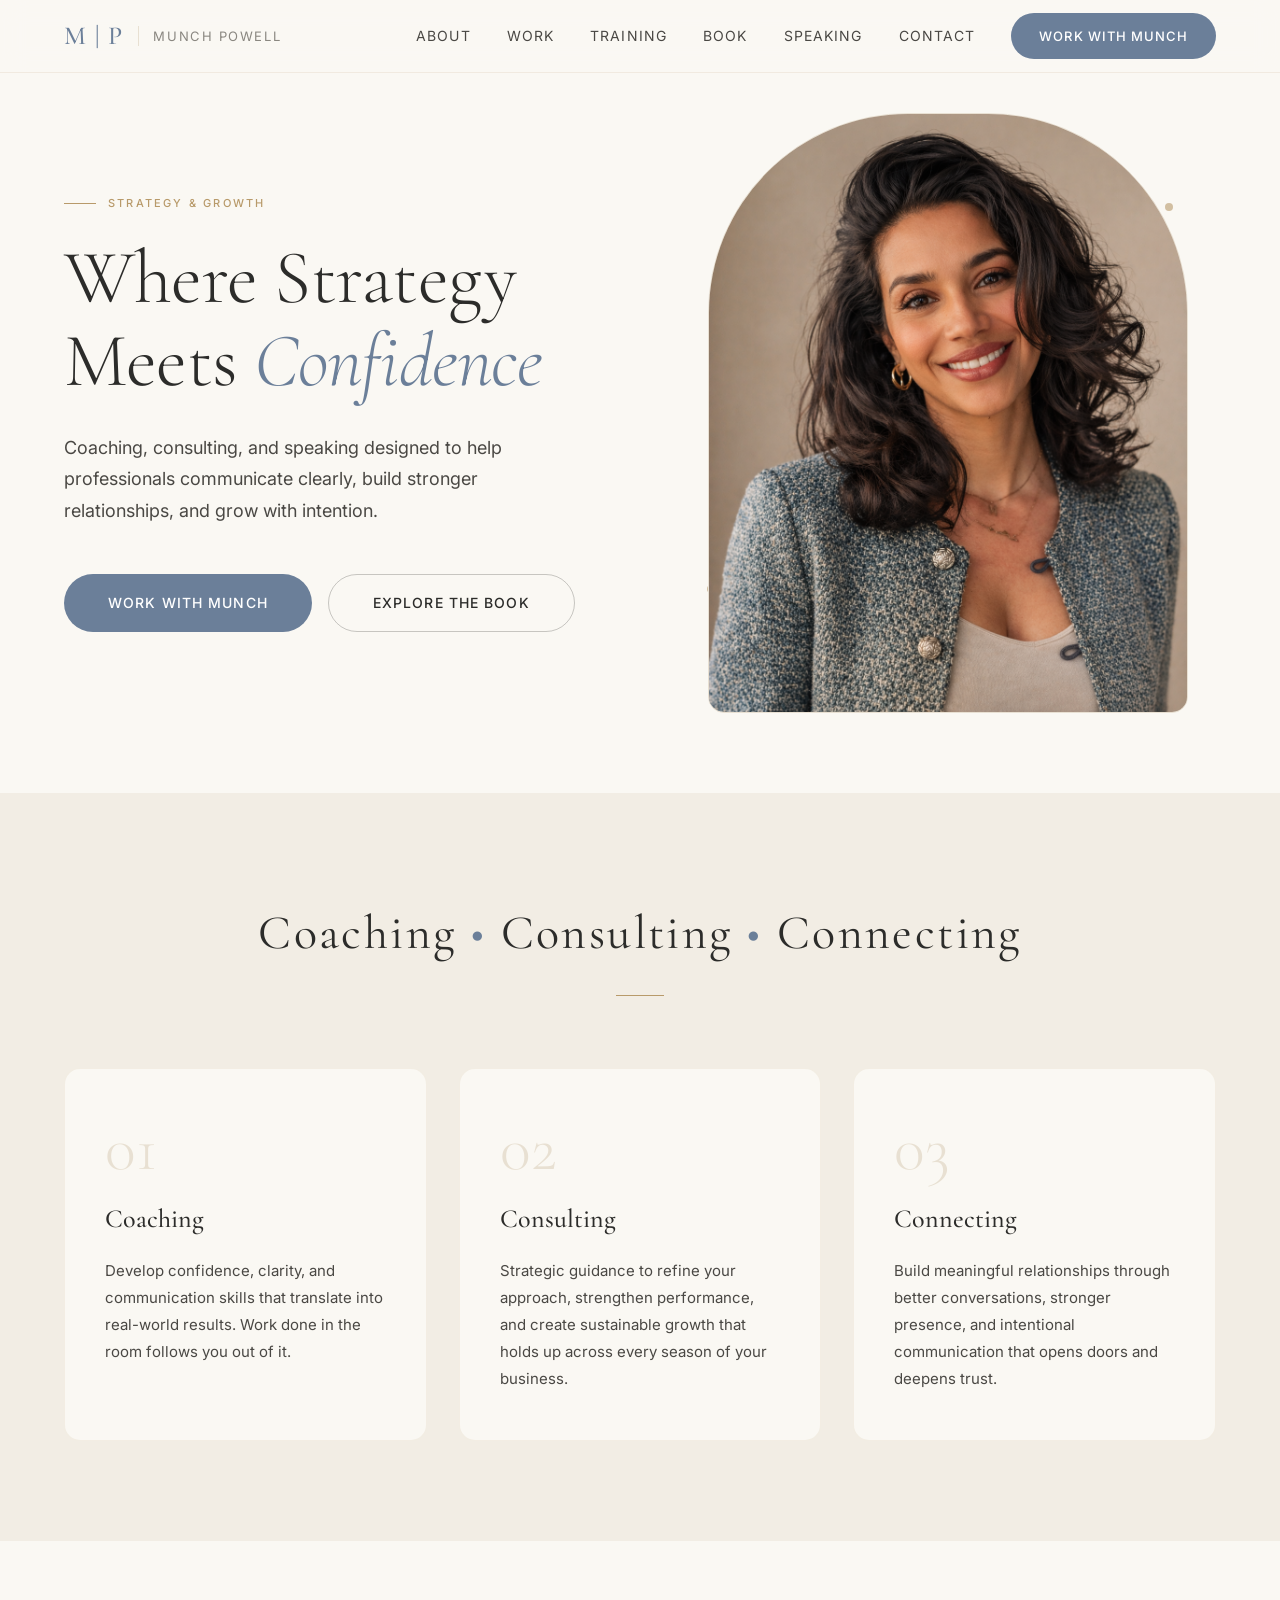
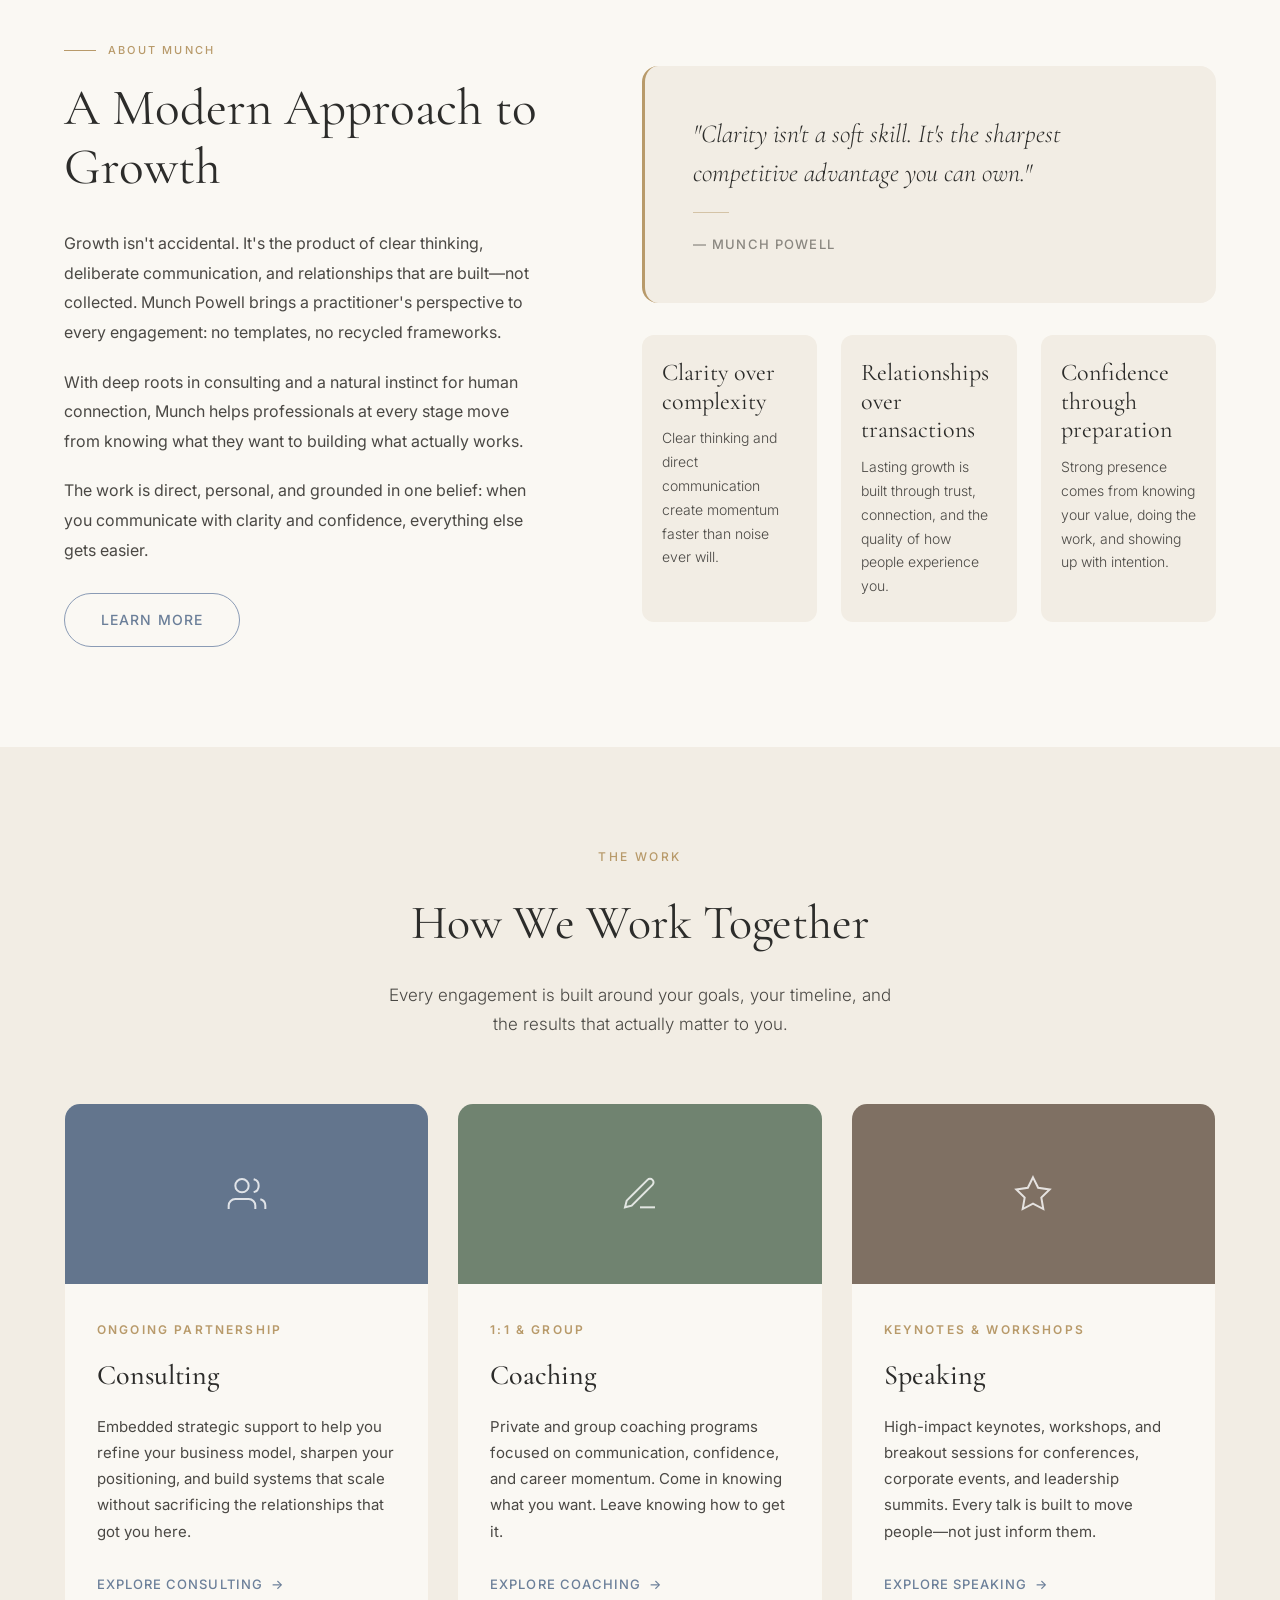
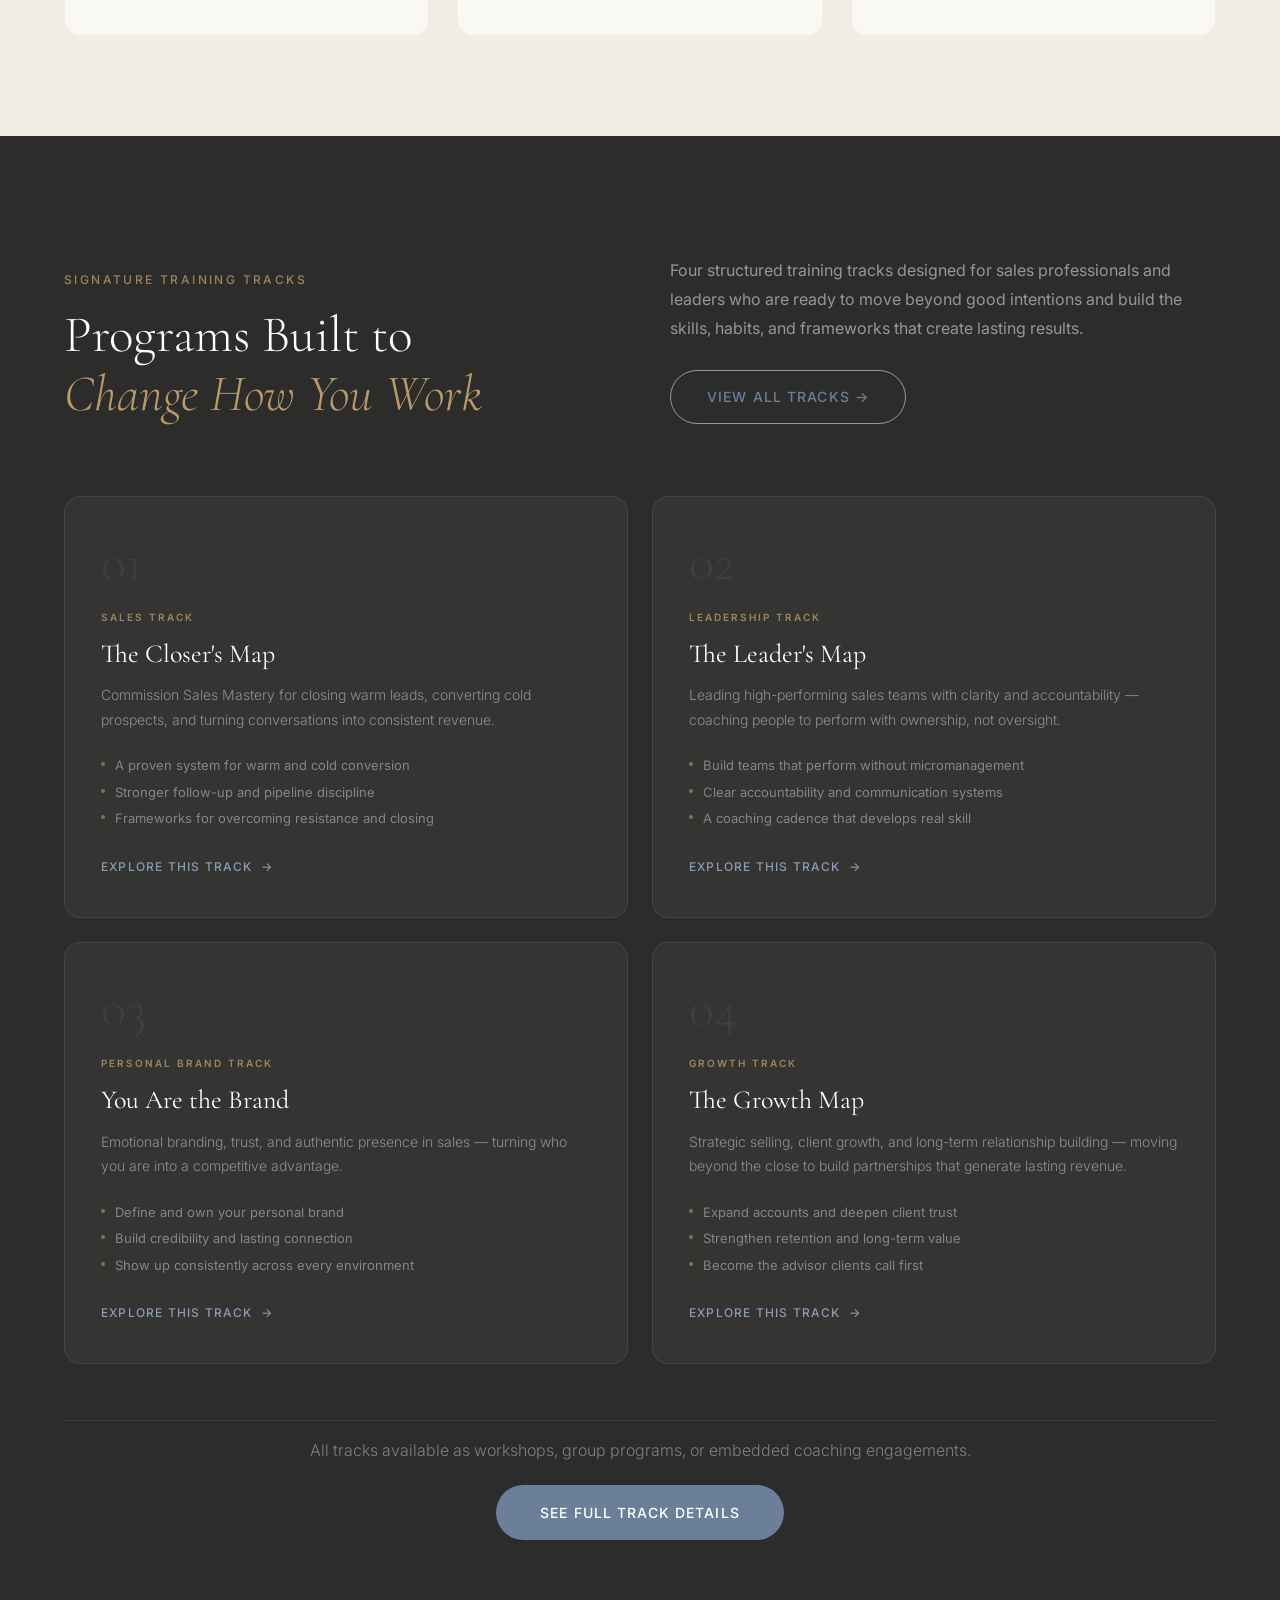
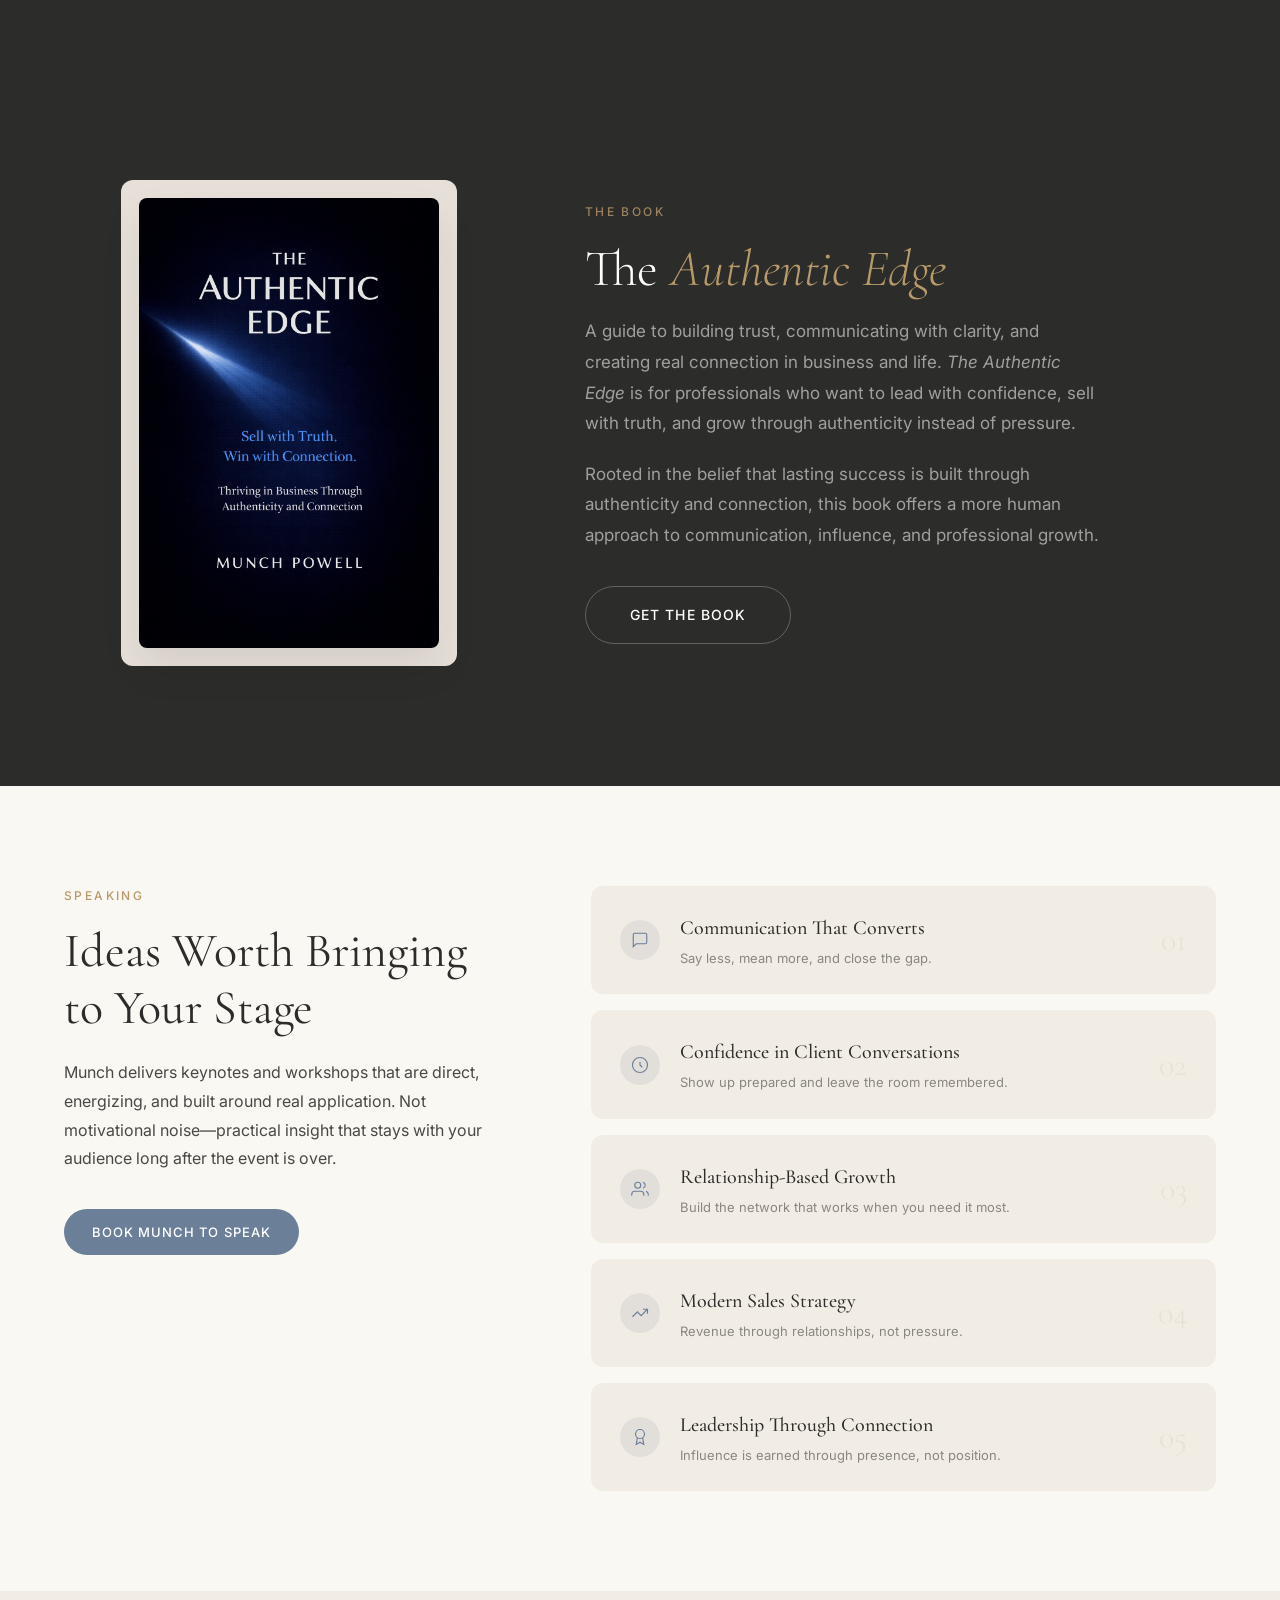
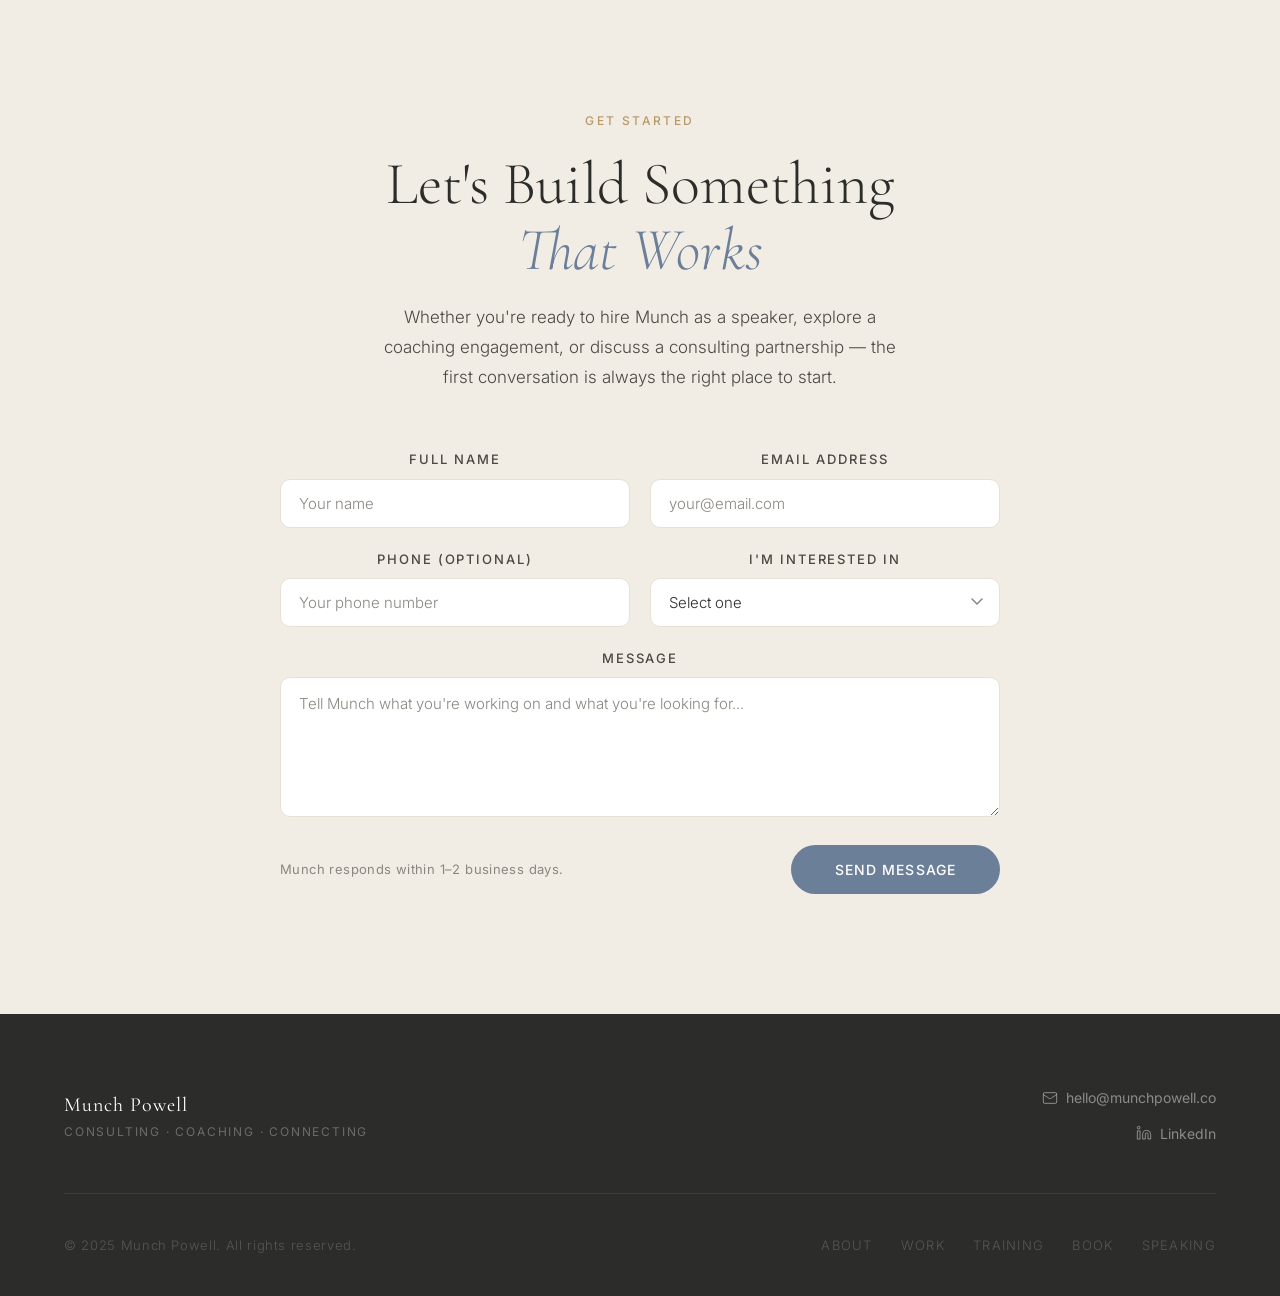
<file: index.html>
<!DOCTYPE html>
<html lang="en">
<head>
<link rel="icon"href="/assets/images/favicon.png">
<link rel="canonical" href="https://munchpowell.co">
<meta charset="UTF-8">
<meta name="viewport" content="width=device-width, initial-scale=1.0">
<title>Munch Powell — Coaching, Consulting, Connecting</title>
<meta name="description" content="Coaching, consulting, and speaking designed to help professionals communicate clearly, build stronger relationships, and grow with intention.">

<!-- Open Graph (for iMessage, LinkedIn, etc.) -->
<meta property="og:title" content="Munch Powell — Coaching, Consulting, Connecting">
<meta property="og:description" content="Helping professionals communicate clearly, build stronger relationships, and grow with intention.">
<meta property="og:type" content="website">
<meta property="og:url" content="https://munchpowell.co">
<meta property="og:image" content="https://munchpowell.co/assets/images/hero.png">

<!-- Mobile theme color -->
<meta name="theme-color" content="#FAF8F3">
<meta http-equiv="Cache-Control" content="no-cache, no-store, must-revalidate">
<meta http-equiv="Pragma" content="no-cache">
<meta http-equiv="Expires" content="0">
<link rel="preconnect" href="https://fonts.googleapis.com">
<link rel="preconnect" href="https://fonts.gstatic.com" crossorigin>
<link href="https://fonts.googleapis.com/css2?family=Cormorant+Garamond:ital,wght@0,300;0,400;0,500;0,600;1,300;1,400&family=Inter:wght@300;400;500;600&display=swap" rel="stylesheet">
<style>
  *, *::before, *::after { box-sizing: border-box; margin: 0; padding: 0; }

  :root {
    --cream: #FAF8F3;
    --beige: #F2EDE4;
    --beige-dark: #E8E0D2;
    --slate-blue: #6B7F99;
    --slate-blue-dark: #536175;
    --slate-blue-light: #8A9BB5;
    --charcoal: #2C2C2A;
    --charcoal-soft: #4A4844;
    --muted: #8A8780;
    --gold: #B89A6A;
    --white: #FFFFFF;
    --serif: 'Cormorant Garamond', Georgia, serif;
    --sans: 'Inter', system-ui, sans-serif;
    --radius: 50px;
    --radius-card: 16px;
    --transition: 0.25s ease;
  }

  html { scroll-behavior: smooth; }

  body {
    font-family: var(--sans);
    background: var(--cream);
    color: var(--charcoal);
    line-height: 1.7;
    font-size: 16px;
    -webkit-font-smoothing: antialiased;
  }

  header {
    position: sticky;
    top: 0;
    z-index: 100;
    background: rgba(250, 248, 243, 0.92);
    backdrop-filter: blur(12px);
    -webkit-backdrop-filter: blur(12px);
    border-bottom: 1px solid rgba(184,154,106,0.15);
    padding: 0 5%;
  }

  .header-inner {
    max-width: 1200px;
    margin: 0 auto;
    display: flex;
    align-items: center;
    justify-content: space-between;
    height: 72px;
  }

  .logo-mark {
    font-family: var(--serif);
    font-size: 26px;
    font-weight: 500;
    letter-spacing: 0.08em;
    color: var(--slate-blue);
    text-decoration: none;
    display: flex;
    align-items: center;
    gap: 14px;
  }

  .logo-mark span {
    font-size: 13px;
    font-family: var(--sans);
    font-weight: 400;
    letter-spacing: 0.12em;
    text-transform: uppercase;
    color: var(--muted);
  }

  .logo-divider {
    width: 1px;
    height: 20px;
    background: var(--beige-dark);
  }

  nav {
    display: flex;
    align-items: center;
    gap: 36px;
  }

  nav a {
    font-family: var(--sans);
    font-size: 14px;
    font-weight: 400;
    letter-spacing: 0.08em;
    text-transform: uppercase;
    color: var(--charcoal-soft);
    text-decoration: none;
    transition: color var(--transition);
  }

  nav a:hover { color: var(--slate-blue); }

  .btn {
    display: inline-flex;
    align-items: center;
    gap: 8px;
    font-family: var(--sans);
    font-size: 13px;
    font-weight: 500;
    letter-spacing: 0.08em;
    text-transform: uppercase;
    text-decoration: none;
    padding: 12px 28px;
    border-radius: var(--radius);
    transition: all var(--transition);
    cursor: pointer;
    border: none;
  }

  .btn-primary {
    background: var(--slate-blue);
    color: var(--white);
  }

  .btn-primary:hover {
    background: var(--slate-blue-dark);
    transform: translateY(-1px);
  }

  .btn-outline {
    background: transparent;
    color: var(--charcoal);
    border: 1.5px solid rgba(44,44,42,0.25);
  }

  .btn-outline:hover {
    border-color: var(--slate-blue);
    color: var(--slate-blue);
    transform: translateY(-1px);
  }

  .btn-ghost {
    background: transparent;
    color: var(--slate-blue);
    border: 1.5px solid var(--slate-blue-light);
    padding: 14px 36px;
    font-size: 14px;
  }

  .btn-ghost:hover {
    background: var(--slate-blue);
    color: var(--white);
    transform: translateY(-1px);
  }

  .btn-large {
    padding: 16px 44px;
    font-size: 14px;
  }

  section { padding: 100px 5%; }

  .section-inner {
    max-width: 1200px;
    margin: 0 auto;
  }

  #hero {
    padding: 40px 5% 80px;
    background: var(--cream);
    min-height: 78vh;
    display: flex;
    align-items: center;
  }

  .hero-inner {
    max-width: 1200px;
    margin: 0 auto;
    width: 100%;
    display: grid;
    grid-template-columns: 1fr 1fr;
    gap: 80px;
    align-items: center;
  }

  .hero-eyebrow {
    font-family: var(--sans);
    font-size: 11px;
    font-weight: 500;
    letter-spacing: 0.2em;
    text-transform: uppercase;
    color: var(--gold);
    margin-bottom: 24px;
    display: flex;
    align-items: center;
    gap: 12px;
  }

  .hero-eyebrow::before {
    content: '';
    display: block;
    width: 32px;
    height: 1px;
    background: var(--gold);
  }

  .hero-headline {
    font-family: var(--serif);
    font-size: clamp(48px, 6vw, 76px);
    font-weight: 300;
    line-height: 1.1;
    letter-spacing: -0.01em;
    color: var(--charcoal);
    margin-bottom: 28px;
  }

  .hero-headline em {
    font-style: italic;
    color: var(--slate-blue);
  }

  .hero-sub {
    font-size: 18px;
    font-weight: 400;
    line-height: 1.75;
    color: var(--charcoal-soft);
    margin-bottom: 48px;
    max-width: 480px;
  }

  .hero-buttons {
    display: flex;
    gap: 16px;
    flex-wrap: wrap;
  }

  .hero-visual {
    position: relative;
    display: flex;
    align-items: center;
    justify-content: center;
  }

  .photo-frame {
    width: 100%;
    max-width: 480px;
    aspect-ratio: 4/5;
    background: var(--beige);
    border-radius: 200px 200px 16px 16px;
    position: relative;
    overflow: hidden;
    border: 1px solid var(--beige-dark);
  }

  .photo-frame img {
    width: 100%;
    height: 100%;
    object-fit: cover;
    object-position: center 30%;
    display: block;
  }

  .geo-circle {
    position: absolute;
    border-radius: 50%;
    border: 1px solid rgba(107,127,153,0.2);
    animation: rotate 20s linear infinite;
  }

  .geo-circle-1 {
    width: 480px;
    height: 480px;
    top: 50%;
    left: 50%;
    transform: translate(-50%, -50%);
  }

  .geo-circle-2 {
    width: 340px;
    height: 340px;
    top: 50%;
    left: 50%;
    transform: translate(-50%, -50%);
    border-style: dashed;
    animation-direction: reverse;
    animation-duration: 30s;
  }

  .geo-dot {
    position: absolute;
    width: 8px;
    height: 8px;
    border-radius: 50%;
    background: var(--gold);
    opacity: 0.6;
  }

  .geo-dot-1 { top: 15%; right: 8%; }
  .geo-dot-2 { bottom: 20%; left: 5%; }

  @keyframes rotate {
    from { transform: translate(-50%, -50%) rotate(0deg); }
    to { transform: translate(-50%, -50%) rotate(360deg); }
  }

  #pillars {
    background: var(--beige);
    padding: 100px 5%;
  }

  .pillars-heading {
    text-align: center;
    margin-bottom: 72px;
  }

  .pillars-heading h2 {
    font-family: var(--serif);
    font-size: clamp(32px, 4vw, 48px);
    font-weight: 400;
    letter-spacing: 0.05em;
    color: var(--charcoal);
  }

  .pillars-heading h2 span {
    color: var(--slate-blue);
  }

  .pillar-rule {
    width: 48px;
    height: 1px;
    background: var(--gold);
    margin: 20px auto 0;
  }

  .pillars-grid {
    display: grid;
    grid-template-columns: repeat(3, 1fr);
    gap: 32px;
  }

  .pillar-card {
    background: var(--cream);
    border-radius: var(--radius-card);
    padding: 48px 40px;
    border: 1px solid rgba(184,154,106,0.12);
    transition: transform var(--transition), box-shadow var(--transition);
  }

  .pillar-card:hover {
    transform: translateY(-4px);
    box-shadow: 0 20px 60px rgba(44,44,42,0.06);
  }

  .pillar-num {
    font-family: var(--serif);
    font-size: 64px;
    font-weight: 300;
    color: var(--beige-dark);
    line-height: 1;
    margin-bottom: 16px;
  }

  .pillar-card h3 {
    font-family: var(--serif);
    font-size: 26px;
    font-weight: 500;
    color: var(--charcoal);
    margin-bottom: 16px;
  }

  .pillar-card p {
    font-size: 15px;
    font-weight: 400;
    line-height: 1.8;
    color: var(--charcoal-soft);
  }

  #about {
    background: var(--cream);
  }

  .about-inner {
    max-width: 1200px;
    margin: 0 auto;
    display: grid;
    grid-template-columns: 1fr 1.2fr;
    gap: 100px;
    align-items: center;
  }

  .about-label {
    font-size: 11px;
    font-weight: 500;
    letter-spacing: 0.2em;
    text-transform: uppercase;
    color: var(--gold);
    margin-bottom: 20px;
    display: flex;
    align-items: center;
    gap: 12px;
  }

  .about-label::before {
    content: '';
    display: block;
    width: 32px;
    height: 1px;
    background: var(--gold);
  }

  .about-inner h2 {
    font-family: var(--serif);
    font-size: clamp(34px, 4vw, 52px);
    font-weight: 400;
    line-height: 1.15;
    color: var(--charcoal);
    margin-bottom: 32px;
  }

  .about-inner p {
    font-size: 16px;
    font-weight: 400;
    line-height: 1.85;
    color: var(--charcoal-soft);
    margin-bottom: 20px;
  }

  .about-visual {
    position: relative;
  }

  .about-quote {
    background: var(--beige);
    border-radius: var(--radius-card);
    padding: 48px;
    border-left: 3px solid var(--gold);
    position: relative;
  }

  .about-quote blockquote {
    font-family: var(--serif);
    font-size: 26px;
    font-weight: 300;
    font-style: italic;
    line-height: 1.5;
    color: var(--charcoal);
  }

  .about-quote cite {
    display: block;
    margin-top: 20px;
    font-family: var(--sans);
    font-size: 13px;
    font-weight: 500;
    letter-spacing: 0.1em;
    text-transform: uppercase;
    color: var(--muted);
    font-style: normal;
  }

.about-principles {
  display: grid;
  grid-template-columns: repeat(3, 1fr);
  gap: 24px;
  margin-top: 32px;
}

.principle-card {
  background: var(--beige);
  border-radius: 12px;
  padding: 24px 20px;
}

.principle-title {
  font-family: var(--serif);
  font-size: 24px;
  font-weight: 400;
  color: var(--charcoal);
  line-height: 1.2;
  margin-bottom: 10px;
}

.principle-text {
  font-size: 14px;
  font-weight: 300;
  line-height: 1.7;
  color: var(--charcoal-soft);
}

  #work {
    background: var(--beige);
  }

  .section-heading {
    text-align: center;
    margin-bottom: 64px;
  }

  .section-label {
    font-size: 12px;
    font-weight: 500;
    letter-spacing: 0.2em;
    text-transform: uppercase;
    color: var(--gold);
    margin-bottom: 16px;
    display: block;
  }

  .section-heading h2 {
    font-family: var(--serif);
    font-size: clamp(32px, 4vw, 48px);
    font-weight: 400;
    color: var(--charcoal);
    margin-bottom: 16px;
  }

  .section-heading p {
    font-size: 17px;
    font-weight: 300;
    color: var(--charcoal-soft);
    max-width: 520px;
    margin: 0 auto;
  }

  .work-grid {
    display: grid;
    grid-template-columns: repeat(3, 1fr);
    gap: 28px;
  }

  .work-card {
    background: var(--cream);
    border-radius: var(--radius-card);
    padding: 0;
    overflow: hidden;
    border: 1px solid rgba(184,154,106,0.12);
    transition: transform var(--transition);
    display: flex;
    flex-direction: column;
  }

  .work-card:hover { transform: translateY(-4px); }

  .work-card-header {
    height: 180px;
    display: flex;
    align-items: center;
    justify-content: center;
    font-family: var(--serif);
    font-size: 72px;
    font-weight: 300;
    color: var(--white);
    position: relative;
    overflow: hidden;
  }

  .work-card-header::after {
    content: '';
    position: absolute;
    inset: 0;
    background: rgba(0,0,0,0.08);
  }

  .work-card:nth-child(1) .work-card-header { background: #6B7F99; }
  .work-card:nth-child(2) .work-card-header { background: #7A8E7A; }
  .work-card:nth-child(3) .work-card-header { background: #8A7A6B; }

  .work-card-body {
    padding: 36px 32px 40px;
    flex: 1;
    display: flex;
    flex-direction: column;
  }

  .work-card-tag {
    font-size: 12px;
    font-weight: 600;
    letter-spacing: 0.18em;
    text-transform: uppercase;
    color: var(--gold);
    margin-bottom: 12px;
  }

  .work-card h3 {
    font-family: var(--serif);
    font-size: 28px;
    font-weight: 500;
    color: var(--charcoal);
    margin-bottom: 14px;
  }

  .work-card p {
    font-size: 15px;
    font-weight: 400;
    line-height: 1.75;
    color: var(--charcoal-soft);
    flex: 1;
    margin-bottom: 28px;
  }

  .work-link {
    font-size: 13px;
    font-weight: 500;
    letter-spacing: 0.08em;
    text-transform: uppercase;
    color: var(--slate-blue);
    text-decoration: none;
    display: flex;
    align-items: center;
    gap: 8px;
    transition: gap var(--transition);
  }

  .work-link:hover { gap: 12px; }

  #book {
    background: var(--charcoal);
    padding: 120px 5%;
  }

  .book-inner {
    max-width: 1200px;
    margin: 0 auto;
    display: grid;
    grid-template-columns: 1fr 1.4fr;
    gap: 70px;
    align-items: center;
  }

  .book-image {
    background: #e6e0d8;
    padding: 18px;
    border-radius: 12px;
    display: inline-block;
    justify-self: center;
  }

  .book-image img {
    width: 300px;
    border-radius: 8px;
    box-shadow: 0 20px 40px rgba(0,0,0,0.08);
    display: block;
  }

  .book-content .section-label { color: rgba(184,154,106,0.8); }

  .book-content h2 {
    font-family: var(--serif);
    font-size: clamp(38px, 4vw, 56px);
    font-weight: 300;
    color: var(--white);
    margin-bottom: 16px;
    line-height: 1.2;
  }

  .book-content h2 em {
    font-style: italic;
    color: var(--gold);
  }

  .book-content p {
    font-size: 17px;
    font-weight: 400;
    line-height: 1.8;
    color: rgba(255,255,255,0.55);
    margin-bottom: 20px;
    max-width: 520px;
  }

  .book-content .btn-ghost {
    color: var(--white);
    border-color: rgba(255,255,255,0.25);
    margin-top: 16px;
  }

  .book-content .btn-ghost:hover {
    background: var(--gold);
    border-color: var(--gold);
    color: var(--charcoal);
  }

  #speaking {
    background: var(--cream);
  }

  .speaking-layout {
    display: grid;
    grid-template-columns: 1fr 1.4fr;
    gap: 80px;
    align-items: start;
  }

  .speaking-intro h2 {
    font-family: var(--serif);
    font-size: clamp(32px, 4vw, 48px);
    font-weight: 400;
    color: var(--charcoal);
    margin-bottom: 20px;
    line-height: 1.2;
  }

  .speaking-intro p {
    font-size: 16px;
    font-weight: 400;
    line-height: 1.8;
    color: var(--charcoal-soft);
    margin-bottom: 36px;
  }

  .topics-list {
    display: flex;
    flex-direction: column;
    gap: 16px;
  }

  .topic-item {
    display: flex;
    align-items: center;
    gap: 20px;
    padding: 24px 28px;
    background: var(--beige);
    border-radius: 12px;
    border: 1px solid transparent;
    transition: border-color var(--transition), background var(--transition);
    cursor: default;
  }

  .topic-item:hover {
    border-color: rgba(107,127,153,0.3);
    background: var(--cream);
  }

  .topic-icon {
    width: 40px;
    height: 40px;
    border-radius: 50%;
    background: rgba(107,127,153,0.12);
    display: flex;
    align-items: center;
    justify-content: center;
    flex-shrink: 0;
  }

  .topic-icon svg {
    width: 18px;
    height: 18px;
    stroke: var(--slate-blue);
    fill: none;
    stroke-width: 1.5;
  }

  .topic-text {
    flex: 1;
  }

  .topic-title {
    font-family: var(--serif);
    font-size: 20px;
    font-weight: 500;
    color: var(--charcoal);
    margin-bottom: 2px;
  }

  .topic-desc {
    font-size: 13px;
    font-weight: 400;
    color: var(--muted);
  }

  .topic-num {
    font-family: var(--serif);
    font-size: 32px;
    font-weight: 300;
    color: var(--beige-dark);
    line-height: 1;
  }

  #cta {
    background: var(--beige);
    text-align: center;
    padding: 120px 5%;
  }

  .cta-inner {
    max-width: 640px;
    margin: 0 auto;
  }

  #cta h2 {
    font-family: var(--serif);
    font-size: clamp(38px, 5vw, 64px);
    font-weight: 300;
    line-height: 1.1;
    color: var(--charcoal);
    margin-bottom: 24px;
  }

  #cta h2 em {
    font-style: italic;
    color: var(--slate-blue);
  }

  #cta p {
    font-size: 17px;
    font-weight: 300;
    color: var(--charcoal-soft);
    margin-bottom: 48px;
    line-height: 1.75;
  }

  footer {
    background: var(--charcoal);
    padding: 72px 5% 40px;
  }

  .footer-inner {
    max-width: 1200px;
    margin: 0 auto;
  }

  .footer-top {
    display: flex;
    justify-content: space-between;
    align-items: center;
    padding-bottom: 48px;
    border-bottom: 1px solid rgba(255,255,255,0.08);
    margin-bottom: 40px;
    flex-wrap: wrap;
    gap: 32px;
  }

  .footer-logo {
    display: flex;
    flex-direction: column;
    align-items: flex-start;
    gap: 14px;
  }

  .footer-logo-circle {
    width: 72px;
    height: 72px;
    border-radius: 50%;
    border: 1.5px solid var(--gold);
    display: flex;
    align-items: center;
    justify-content: center;
    font-family: var(--serif);
    font-size: 20px;
    font-weight: 400;
    color: var(--gold);
    letter-spacing: 0.05em;
    position: relative;
  }

  .footer-logo-circle::before {
    content: '';
    position: absolute;
    inset: 5px;
    border-radius: 50%;
    border: 1px solid rgba(184,154,106,0.2);
  }

  .footer-name {
    font-family: var(--serif);
    font-size: 20px;
    font-weight: 400;
    color: var(--white);
    letter-spacing: 0.05em;
  }

  .footer-tagline {
    font-size: 12px;
    font-weight: 400;
    letter-spacing: 0.15em;
    text-transform: uppercase;
    color: rgba(255,255,255,0.3);
  }

  .footer-links {
    display: flex;
    flex-direction: column;
    gap: 12px;
    align-items: flex-end;
  }

  .footer-links a {
    font-size: 14px;
    font-weight: 400;
    color: rgba(255,255,255,0.45);
    text-decoration: none;
    transition: color var(--transition);
    display: flex;
    align-items: center;
    gap: 8px;
  }

  .footer-links a:hover { color: var(--gold); }

  .footer-links a svg {
    width: 16px;
    height: 16px;
    stroke: currentColor;
    fill: none;
    stroke-width: 1.5;
  }

  .footer-bottom {
    display: flex;
    justify-content: space-between;
    align-items: center;
    flex-wrap: wrap;
    gap: 16px;
  }

  .footer-copy {
    font-size: 13px;
    font-weight: 300;
    color: rgba(255,255,255,0.2);
    letter-spacing: 0.05em;
  }

  .footer-nav {
    display: flex;
    gap: 28px;
  }

  .footer-nav a {
    font-size: 13px;
    font-weight: 300;
    letter-spacing: 0.1em;
    text-transform: uppercase;
    color: rgba(255,255,255,0.2);
    text-decoration: none;
    transition: color var(--transition);
  }

  .footer-nav a:hover { color: rgba(255,255,255,0.5); }

  .nav-toggle {
    display: none;
    background: none;
    border: none;
    cursor: pointer;
    padding: 4px;
  }

  .nav-toggle svg {
    width: 22px;
    height: 22px;
    stroke: var(--charcoal);
    fill: none;
    stroke-width: 1.5;
  }

  @media (max-width: 900px) {
    nav { display: none; }
    nav.open {
      display: flex;
      flex-direction: column;
      position: absolute;
      top: 72px;
      left: 0;
      right: 0;
      background: var(--cream);
      padding: 24px 5% 32px;
      border-bottom: 1px solid var(--beige-dark);
      gap: 24px;
      align-items: flex-start;
    }

    nav.open .btn { width: 100%; justify-content: center; }
    .nav-toggle { display: block; }
    header { position: relative; }
    .hero-inner { grid-template-columns: 1fr; gap: 48px; }
    .hero-visual { order: -1; max-width: 320px; margin: 0 auto; }
    .geo-circle,
    .geo-dot {
    display: none;
    }
    .pillars-grid { grid-template-columns: 1fr; }
    .about-inner { grid-template-columns: 1fr; gap: 48px; }
    .work-grid { grid-template-columns: 1fr; }
    .book-inner { grid-template-columns: 1fr; gap: 48px; }
    .speaking-layout { grid-template-columns: 1fr; gap: 48px; }
    .footer-top { flex-direction: column; align-items: flex-start; }
    .footer-links { align-items: flex-start; }
      }

  @media (max-width: 600px) {
    section { padding: 72px 5%; }
    .hero-buttons { flex-direction: column; }
    .hero-buttons .btn { text-align: center; justify-content: center; }
    .book-image img { width: 220px; }
  }

  /* =========================
   TRAINING TRACKS SECTION
========================= */

  #training {
    background: var(--charcoal);
    padding: 120px 5%;
  }

  .training-inner {
    max-width: 1200px;
    margin: 0 auto;
  }

  .training-header {
    display: grid;
    grid-template-columns: 1fr 1fr;
    gap: 60px;
    align-items: end;
    margin-bottom: 72px;
  }

  .training-header h2 {
    font-family: var(--serif);
    font-size: clamp(36px, 4vw, 54px);
    font-weight: 300;
    color: var(--white);
    line-height: 1.15;
  }

  .training-header h2 em {
    font-style: italic;
    color: var(--gold);
  }

  .training-header-right p {
    font-size: 16px;
    font-weight: 400;
    line-height: 1.8;
    color: rgba(255,255,255,0.5);
    margin-bottom: 28px;
  }

  .training-grid {
    display: grid;
    grid-template-columns: repeat(2, 1fr);
    gap: 24px;
    margin-bottom: 56px;
  }

  .track-card {
    background: rgba(255,255,255,0.04);
    border: 1px solid rgba(255,255,255,0.08);
    border-radius: var(--radius-card);
    padding: 40px 36px;
    transition: background var(--transition), border-color var(--transition), transform var(--transition);
    position: relative;
    overflow: hidden;
    text-decoration: none;
    display: block;
  }

  .track-card::before {
    content: '';
    position: absolute;
    top: 0;
    left: 0;
    right: 0;
    height: 2px;
    background: var(--gold);
    opacity: 0;
    transition: opacity var(--transition);
  }

  .track-card:hover {
    background: rgba(255,255,255,0.07);
    border-color: rgba(184,154,106,0.3);
    transform: translateY(-3px);
  }

  .track-card:hover::before {
    opacity: 1;
  }

  .track-card-num {
    font-family: var(--serif);
    font-size: 52px;
    font-weight: 300;
    color: rgba(255,255,255,0.06);
    line-height: 1;
    margin-bottom: 20px;
  }

  .track-card-label {
    font-size: 10px;
    font-weight: 600;
    letter-spacing: 0.2em;
    text-transform: uppercase;
    color: var(--gold);
    margin-bottom: 12px;
    opacity: 0.8;
  }

  .track-card h3 {
    font-family: var(--serif);
    font-size: 26px;
    font-weight: 400;
    color: var(--white);
    margin-bottom: 14px;
    line-height: 1.2;
  }

  .track-card p {
    font-size: 14px;
    font-weight: 300;
    line-height: 1.75;
    color: rgba(255,255,255,0.45);
    margin-bottom: 24px;
  }

  .track-card-outcomes {
    display: flex;
    flex-direction: column;
    gap: 7px;
    margin-bottom: 28px;
  }

  .track-outcome {
    display: flex;
    align-items: flex-start;
    gap: 10px;
    font-size: 13px;
    font-weight: 400;
    color: rgba(255,255,255,0.4);
    line-height: 1.5;
  }

  .track-outcome::before {
    content: '';
    width: 4px;
    height: 4px;
    min-width: 4px;
    border-radius: 50%;
    background: var(--gold);
    opacity: 0.6;
    margin-top: 6px;
  }

  .track-link {
    font-size: 12px;
    font-weight: 500;
    letter-spacing: 0.1em;
    text-transform: uppercase;
    color: var(--slate-blue-light);
    display: flex;
    align-items: center;
    gap: 8px;
    transition: gap var(--transition), color var(--transition);
  }

  .track-card:hover .track-link {
    gap: 12px;
    color: var(--gold);
  }

  .training-cta-bar {
    text-align: center;
    padding-top: 16px;
    border-top: 1px solid rgba(255,255,255,0.07);
  }

  .training-cta-bar p {
    font-size: 16px;
    font-weight: 300;
    color: rgba(255,255,255,0.4);
    margin-bottom: 20px;
  }

  @media (max-width: 900px) {
    .training-header { grid-template-columns: 1fr; gap: 28px; }
    .training-grid { grid-template-columns: 1fr; }
  }

 /* =========================
   MOBILE POLISH PASS
========================= */

@media (max-width: 768px) {

  /* GLOBAL SECTION SPACING */
  section {
    padding: 64px 5%;
  }

  /* HERO */
  #hero {
    padding: 24px 5% 48px;
    min-height: auto;
  }

  .hero-inner {
    gap: 32px;
  }

  .hero-headline {
    font-size: 38px;
    line-height: 1.15;
  }

  .hero-sub {
    font-size: 16px;
    max-width: 100%;
  }

  .hero-buttons {
    flex-direction: column;
    gap: 12px;
  }

  .hero-buttons .btn {
    width: 100%;
    justify-content: center;
  }

  /* HERO IMAGE */
  .photo-frame {
    max-width: 280px;
    margin: 0 auto;
  }

  .photo-frame img {
    object-position: center 35%;
  }

  /* PILLARS */
  .pillars-grid {
    gap: 20px;
  }

  .pillar-card {
    padding: 32px 24px;
  }

  /* ABOUT */
  .about-inner {
    gap: 40px;
  }

  .about-inner h2 {
    font-size: 32px;
  }

  /* PRINCIPLES */
  .about-principles {
    grid-template-columns: 1fr;
    gap: 16px;
  }

  /* WORK CARDS */
  .work-grid {
    gap: 20px;
  }

  .work-card-body {
    padding: 28px 24px;
  }

  /* BOOK SECTION */
  .book-inner {
    gap: 32px;
  }

  .book-image img {
    width: 220px;
  }

  .book-content h2 {
    font-size: 32px;
  }

  .book-content p {
    font-size: 15px;
  }

  /* SPEAKING */
  .speaking-layout {
    gap: 40px;
  }

  .topic-item {
    padding: 18px 20px;
  }

  /* CTA */
  #cta h2 {
    font-size: 34px;
  }

  #cta p {
    font-size: 15px;
  }

  /* FOOTER */
  .footer-top {
    gap: 24px;
  }

  .footer-links {
    align-items: flex-start;
  }

  .work-card-tag { font-size: 12px; }
  .form-group label { font-size: 13px; }
  nav a { font-size: 14px; }

}
</style>
</head>
<body>

<header id="header">
  <div class="header-inner">
    <a href="#" class="logo-mark">
      M&thinsp;|&thinsp;P
      <div class="logo-divider"></div>
      <span>Munch Powell</span>
    </a>
    <nav id="nav">
      <a href="#about">About</a>
      <a href="#work">Work</a>
      <a href="/training">Training</a>
      <a href="#book">Book</a>
      <a href="#speaking">Speaking</a>
      <a href="#cta">Contact</a>
      <a href="#cta" class="btn btn-primary">Work With Munch</a>
    </nav>
    <button class="nav-toggle" id="navToggle" aria-label="Toggle navigation">
      <svg viewBox="0 0 24 24"><line x1="4" y1="7" x2="20" y2="7"/><line x1="4" y1="12" x2="20" y2="12"/><line x1="4" y1="17" x2="20" y2="17"/></svg>
    </button>
  </div>
</header>

<section id="hero">
  <div class="hero-inner">
    <div class="hero-content">
      <div class="hero-eyebrow">Strategy &amp; Growth</div>
      <h1 class="hero-headline">Where Strategy<br>Meets <em>Confidence</em></h1>
      <p class="hero-sub">Coaching, consulting, and speaking designed to help professionals communicate clearly, build stronger relationships, and grow with intention.</p>
      <div class="hero-buttons">
        <a href="#cta" class="btn btn-primary btn-large">Work With Munch</a>
        <a href="#book" class="btn btn-outline btn-large">Explore the Book</a>
      </div>
    </div>
    <div class="hero-visual">
      <div class="geo-circle geo-circle-1"></div>
      <div class="geo-circle geo-circle-2"></div>
      <div class="geo-dot geo-dot-1"></div>
      <div class="geo-dot geo-dot-2"></div>
      <div class="photo-frame">
        <img src="/assets/images/hero.png" alt="Munch Powell">
      </div>
    </div>
  </div>
</section>

<section id="pillars">
  <div class="section-inner">
    <div class="pillars-heading">
      <h2>Coaching <span>•</span> Consulting <span>•</span> Connecting</h2>
      <div class="pillar-rule"></div>
    </div>
    <div class="pillars-grid">
      <div class="pillar-card">
        <div class="pillar-num">01</div>
        <h3>Coaching</h3>
        <p>Develop confidence, clarity, and communication skills that translate into real-world results. Work done in the room follows you out of it.</p>
      </div>
      <div class="pillar-card">
        <div class="pillar-num">02</div>
        <h3>Consulting</h3>
        <p>Strategic guidance to refine your approach, strengthen performance, and create sustainable growth that holds up across every season of your business.</p>
      </div>
      <div class="pillar-card">
        <div class="pillar-num">03</div>
        <h3>Connecting</h3>
        <p>Build meaningful relationships through better conversations, stronger presence, and intentional communication that opens doors and deepens trust.</p>
      </div>
    </div>
  </div>
</section>

<section id="about">
  <div class="about-inner">
    <div class="about-text">
      <div class="about-label">About Munch</div>
      <h2>A Modern Approach to Growth</h2>
      <p>Growth isn't accidental. It's the product of clear thinking, deliberate communication, and relationships that are built—not collected. Munch Powell brings a practitioner's perspective to every engagement: no templates, no recycled frameworks.</p>
      <p>With deep roots in consulting and a natural instinct for human connection, Munch helps professionals at every stage move from knowing what they want to building what actually works.</p>
      <p>The work is direct, personal, and grounded in one belief: when you communicate with clarity and confidence, everything else gets easier.</p>
      <a href="#cta" class="btn btn-ghost" style="margin-top: 8px;">Learn More</a>
    </div>
    <div class="about-visual">
      <div class="about-quote">
        <blockquote>"Clarity isn't a soft skill. It's the sharpest competitive advantage you can own."</blockquote>
        <div style="width: 36px; height: 1px; background: var(--gold); opacity: 0.5; margin: 20px 0 12px;"></div>
        <cite>— Munch Powell</cite>
      </div>
      <div class="about-principles">
        <div class="principle-card">
            <div class="principle-title">Clarity over complexity</div>
            <div class="principle-text">Clear thinking and direct communication create momentum faster than noise ever will.</div>
        </div>
        <div class="principle-card">
            <div class="principle-title">Relationships over transactions</div>
            <div class="principle-text">Lasting growth is built through trust, connection, and the quality of how people experience you.</div>
        </div>
        <div class="principle-card">
            <div class="principle-title">Confidence through preparation</div>
            <div class="principle-text">Strong presence comes from knowing your value, doing the work, and showing up with intention.</div>
        </div>
        </div>
    </div>
  </div>
</section>

<section id="work">
  <div class="section-inner">
    <div class="section-heading">
      <span class="section-label">The Work</span>
      <h2>How We Work Together</h2>
      <p>Every engagement is built around your goals, your timeline, and the results that actually matter to you.</p>
    </div>
    <div class="work-grid">
      <div class="work-card">
        <div class="work-card-header">
          <svg width="40" height="40" viewBox="0 0 24 24" fill="none" stroke="rgba(255,255,255,0.8)" stroke-width="1.2" style="position:relative;z-index:1;">
            <path d="M17 21v-2a4 4 0 0 0-4-4H5a4 4 0 0 0-4 4v2"/>
            <circle cx="9" cy="7" r="4"/>
            <path d="M23 21v-2a4 4 0 0 0-3-3.87"/>
            <path d="M16 3.13a4 4 0 0 1 0 7.75"/>
          </svg>
        </div>
        <div class="work-card-body">
          <div class="work-card-tag">Ongoing Partnership</div>
          <h3>Consulting</h3>
          <p>Embedded strategic support to help you refine your business model, sharpen your positioning, and build systems that scale without sacrificing the relationships that got you here.</p>
          <a href="#cta" class="work-link">Explore Consulting <span>→</span></a>
        </div>
      </div>
      <div class="work-card">
        <div class="work-card-header">
          <svg width="40" height="40" viewBox="0 0 24 24" fill="none" stroke="rgba(255,255,255,0.8)" stroke-width="1.2" style="position:relative;z-index:1;">
            <path d="M12 20h9"/>
            <path d="M16.5 3.5a2.121 2.121 0 0 1 3 3L7 19l-4 1 1-4L16.5 3.5z"/>
          </svg>
        </div>
        <div class="work-card-body">
          <div class="work-card-tag">1:1 &amp; Group</div>
          <h3>Coaching</h3>
          <p>Private and group coaching programs focused on communication, confidence, and career momentum. Come in knowing what you want. Leave knowing how to get it.</p>
          <a href="#cta" class="work-link">Explore Coaching <span>→</span></a>
        </div>
      </div>
      <div class="work-card">
        <div class="work-card-header">
          <svg width="40" height="40" viewBox="0 0 24 24" fill="none" stroke="rgba(255,255,255,0.8)" stroke-width="1.2" style="position:relative;z-index:1;">
            <polygon points="12 2 15.09 8.26 22 9.27 17 14.14 18.18 21.02 12 17.77 5.82 21.02 7 14.14 2 9.27 8.91 8.26 12 2"/>
          </svg>
        </div>
        <div class="work-card-body">
          <div class="work-card-tag">Keynotes &amp; Workshops</div>
          <h3>Speaking</h3>
          <p>High-impact keynotes, workshops, and breakout sessions for conferences, corporate events, and leadership summits. Every talk is built to move people—not just inform them.</p>
          <a href="#speaking" class="work-link">Explore Speaking <span>→</span></a>
        </div>
      </div>
    </div>
  </div>
</section>

<section id="training">
  <div class="training-inner">
    <div class="training-header">
      <div>
        <span class="section-label" style="color: rgba(184,154,106,0.8);">Signature Training Tracks</span>
        <h2>Programs Built to<br><em>Change How You Work</em></h2>
      </div>
      <div class="training-header-right">
        <p>Four structured training tracks designed for sales professionals and leaders who are ready to move beyond good intentions and build the skills, habits, and frameworks that create lasting results.</p>
        <a href="/training" class="btn btn-ghost">View All Tracks →</a>
      </div>
    </div>

    <div class="training-grid">

      <a class="track-card" href="/training#closer">
        <div class="track-card-num">01</div>
        <div class="track-card-label">Sales Track</div>
        <h3>The Closer's Map</h3>
        <p>Commission Sales Mastery for closing warm leads, converting cold prospects, and turning conversations into consistent revenue.</p>
        <div class="track-card-outcomes">
          <div class="track-outcome">A proven system for warm and cold conversion</div>
          <div class="track-outcome">Stronger follow-up and pipeline discipline</div>
          <div class="track-outcome">Frameworks for overcoming resistance and closing</div>
        </div>
        <div class="track-link">Explore This Track <span>→</span></div>
      </a>

      <a class="track-card" href="/training#leader">
        <div class="track-card-num">02</div>
        <div class="track-card-label">Leadership Track</div>
        <h3>The Leader's Map</h3>
        <p>Leading high-performing sales teams with clarity and accountability — coaching people to perform with ownership, not oversight.</p>
        <div class="track-card-outcomes">
          <div class="track-outcome">Build teams that perform without micromanagement</div>
          <div class="track-outcome">Clear accountability and communication systems</div>
          <div class="track-outcome">A coaching cadence that develops real skill</div>
        </div>
        <div class="track-link">Explore This Track <span>→</span></div>
      </a>

      <a class="track-card" href="/training#brand">
        <div class="track-card-num">03</div>
        <div class="track-card-label">Personal Brand Track</div>
        <h3>You Are the Brand</h3>
        <p>Emotional branding, trust, and authentic presence in sales — turning who you are into a competitive advantage.</p>
        <div class="track-card-outcomes">
          <div class="track-outcome">Define and own your personal brand</div>
          <div class="track-outcome">Build credibility and lasting connection</div>
          <div class="track-outcome">Show up consistently across every environment</div>
        </div>
        <div class="track-link">Explore This Track <span>→</span></div>
      </a>

      <a class="track-card" href="/training#growth">
        <div class="track-card-num">04</div>
        <div class="track-card-label">Growth Track</div>
        <h3>The Growth Map</h3>
        <p>Strategic selling, client growth, and long-term relationship building — moving beyond the close to build partnerships that generate lasting revenue.</p>
        <div class="track-card-outcomes">
          <div class="track-outcome">Expand accounts and deepen client trust</div>
          <div class="track-outcome">Strengthen retention and long-term value</div>
          <div class="track-outcome">Become the advisor clients call first</div>
        </div>
        <div class="track-link">Explore This Track <span>→</span></div>
      </a>

    </div>

    <div class="training-cta-bar">
      <p>All tracks available as workshops, group programs, or embedded coaching engagements.</p>
      <a href="/training" class="btn btn-primary btn-large">See Full Track Details</a>
    </div>
  </div>
</section>

<section id="book">
  <div class="book-inner">
    <div class="book-image">
      <img src="/assets/images/authentic_edge.png" alt="The Authentic Edge by Munch Powell">
    </div>
    <div class="book-content">
      <span class="section-label">The Book</span>
      <h2>The <em>Authentic Edge</em></h2>
      <p>
        A guide to building trust, communicating with clarity, and creating real connection in business and life.
        <em>The Authentic Edge</em> is for professionals who want to lead with confidence, sell with truth, and grow through authenticity instead of pressure.
      </p>
      <p>
        Rooted in the belief that lasting success is built through authenticity and connection, this book offers a more human approach to communication, influence, and professional growth.
      </p>
      <a href="#cta" class="btn btn-ghost btn-large">Get the Book</a>
    </div>
  </div>
</section>

<section id="speaking">
  <div class="section-inner">
    <div class="speaking-layout">
      <div class="speaking-intro">
        <span class="section-label">Speaking</span>
        <h2>Ideas Worth Bringing to Your Stage</h2>
        <p>Munch delivers keynotes and workshops that are direct, energizing, and built around real application. Not motivational noise—practical insight that stays with your audience long after the event is over.</p>
        <a href="#cta" class="btn btn-primary">Book Munch to Speak</a>
      </div>
      <div class="topics-list">
        <div class="topic-item">
          <div class="topic-icon">
            <svg viewBox="0 0 24 24"><path d="M21 15a2 2 0 0 1-2 2H7l-4 4V5a2 2 0 0 1 2-2h14a2 2 0 0 1 2 2z"/></svg>
          </div>
          <div class="topic-text">
            <div class="topic-title">Communication That Converts</div>
            <div class="topic-desc">Say less, mean more, and close the gap.</div>
          </div>
          <div class="topic-num">01</div>
        </div>
        <div class="topic-item">
          <div class="topic-icon">
            <svg viewBox="0 0 24 24"><circle cx="12" cy="12" r="10"/><path d="M12 8v4l3 3"/></svg>
          </div>
          <div class="topic-text">
            <div class="topic-title">Confidence in Client Conversations</div>
            <div class="topic-desc">Show up prepared and leave the room remembered.</div>
          </div>
          <div class="topic-num">02</div>
        </div>
        <div class="topic-item">
          <div class="topic-icon">
            <svg viewBox="0 0 24 24"><path d="M17 21v-2a4 4 0 0 0-4-4H5a4 4 0 0 0-4 4v2"/><circle cx="9" cy="7" r="4"/><path d="M23 21v-2a4 4 0 0 0-3-3.87"/><path d="M16 3.13a4 4 0 0 1 0 7.75"/></svg>
          </div>
          <div class="topic-text">
            <div class="topic-title">Relationship-Based Growth</div>
            <div class="topic-desc">Build the network that works when you need it most.</div>
          </div>
          <div class="topic-num">03</div>
        </div>
        <div class="topic-item">
          <div class="topic-icon">
            <svg viewBox="0 0 24 24"><polyline points="22 7 13.5 15.5 8.5 10.5 2 17"/><polyline points="16 7 22 7 22 13"/></svg>
          </div>
          <div class="topic-text">
            <div class="topic-title">Modern Sales Strategy</div>
            <div class="topic-desc">Revenue through relationships, not pressure.</div>
          </div>
          <div class="topic-num">04</div>
        </div>
        <div class="topic-item">
          <div class="topic-icon">
            <svg viewBox="0 0 24 24"><circle cx="12" cy="8" r="6"/><path d="M15.477 12.89L17 22l-5-3-5 3 1.523-9.11"/></svg>
          </div>
          <div class="topic-text">
            <div class="topic-title">Leadership Through Connection</div>
            <div class="topic-desc">Influence is earned through presence, not position.</div>
          </div>
          <div class="topic-num">05</div>
        </div>
      </div>
    </div>
  </div>
</section>

<!-- ============================================================
  GENERAL CONTACT FORM — munchpowell.co homepage #cta section
  REPLACE the existing <section id="cta">...</section> with this
  BEFORE GOING LIVE: Replace https://formspree.io/f/mlgaqogp with the
  actual endpoint from formspree.io (e.g. https://formspree.io/f/xxxxxxxx)
  ============================================================ -->

<section id="cta">

  <style>
    /* FORM STYLES — scoped to #cta */
    #cta {
      background: var(--beige);
      padding: 120px 5%;
    }

    .cta-inner {
      max-width: 720px;
      margin: 0 auto;
    }

    .cta-intro {
      text-align: center;
      margin-bottom: 56px;
    }

    #cta h2 {
      font-family: var(--serif);
      font-size: clamp(38px, 5vw, 60px);
      font-weight: 300;
      line-height: 1.1;
      color: var(--charcoal);
      margin-bottom: 20px;
    }

    #cta h2 em {
      font-style: italic;
      color: var(--slate-blue);
    }

    .cta-intro p {
      font-size: 17px;
      font-weight: 400;
      color: var(--charcoal-soft);
      line-height: 1.75;
      max-width: 520px;
      margin: 0 auto;
    }

    /* FORM LAYOUT */
    .contact-form {
      display: flex;
      flex-direction: column;
      gap: 20px;
    }

    .form-row {
      display: grid;
      grid-template-columns: 1fr 1fr;
      gap: 20px;
    }

    .form-group {
      display: flex;
      flex-direction: column;
      gap: 8px;
    }

    .form-group label {
      font-family: var(--sans);
      font-size: 13px;
      font-weight: 500;
      letter-spacing: 0.15em;
      text-transform: uppercase;
      color: var(--charcoal-soft);
    }

    .form-group input,
    .form-group select,
    .form-group textarea {
      font-family: var(--sans);
      font-size: 15px;
      font-weight: 300;
      color: var(--charcoal);
      background: var(--white);
      border: 1.5px solid var(--beige-dark);
      border-radius: 10px;
      padding: 14px 18px;
      transition: border-color 0.25s ease, box-shadow 0.25s ease;
      outline: none;
      width: 100%;
      appearance: none;
      -webkit-appearance: none;
    }

    .form-group select {
      background-image: url("data:image/svg+xml,%3Csvg xmlns='http://www.w3.org/2000/svg' width='12' height='8' viewBox='0 0 12 8'%3E%3Cpath d='M1 1l5 5 5-5' stroke='%238A8780' stroke-width='1.5' fill='none' stroke-linecap='round'/%3E%3C/svg%3E");
      background-repeat: no-repeat;
      background-position: right 16px center;
      padding-right: 40px;
      cursor: pointer;
    }

    .form-group input::placeholder,
    .form-group textarea::placeholder {
      color: var(--muted);
      font-weight: 300;
    }

    .form-group input:focus,
    .form-group select:focus,
    .form-group textarea:focus {
      border-color: var(--slate-blue);
      box-shadow: 0 0 0 3px rgba(107,127,153,0.1);
    }

    .form-group textarea {
      resize: vertical;
      min-height: 140px;
      line-height: 1.65;
    }

    /* HONEYPOT — hidden from humans, catches bots */
    .form-honeypot {
      display: none;
    }

    /* SUBMIT ROW */
    .form-submit {
      display: flex;
      align-items: center;
      justify-content: space-between;
      flex-wrap: wrap;
      gap: 16px;
      padding-top: 8px;
    }

    .form-note {
      font-size: 13px;
      font-weight: 400;
      color: var(--muted);
      letter-spacing: 0.03em;
    }

    /* SUCCESS STATE */
    .form-success {
      display: none !important;
      text-align: center;
      padding: 48px 40px;
      background: var(--white);
      border-radius: 16px;
      border: 1px solid rgba(184,154,106,0.2);
    }

    .form-success.visible {
      display: block !important;
    }

    .form-success-icon {
      width: 52px;
      height: 52px;
      border-radius: 50%;
      background: rgba(107,127,153,0.1);
      display: flex;
      align-items: center;
      justify-content: center;
      margin: 0 auto 20px;
    }

    .form-success-icon svg {
      width: 24px;
      height: 24px;
      stroke: var(--slate-blue);
      fill: none;
      stroke-width: 2;
    }

    .form-success h3 {
      font-family: var(--serif);
      font-size: 28px;
      font-weight: 400;
      color: var(--charcoal);
      margin-bottom: 12px;
    }

    .form-success p {
      font-size: 15px;
      font-weight: 300;
      color: var(--charcoal-soft);
      line-height: 1.7;
    }

    /* ERROR STATE */
    .form-error-msg {
      display: none;
      font-size: 13px;
      color: #c0392b;
      font-weight: 400;
      padding: 12px 16px;
      background: rgba(192,57,43,0.06);
      border-radius: 8px;
      border: 1px solid rgba(192,57,43,0.15);
    }

    .form-error-msg.visible {
      display: block;
    }

    /* LOADING STATE */
    .btn-submit {
      position: relative;
    }

    .btn-submit.loading {
      opacity: 0.7;
      pointer-events: none;
    }

    .btn-submit.loading::after {
      content: '';
      position: absolute;
      right: 16px;
      top: 50%;
      transform: translateY(-50%);
      width: 14px;
      height: 14px;
      border: 2px solid rgba(255,255,255,0.4);
      border-top-color: white;
      border-radius: 50%;
      animation: spin 0.6s linear infinite;
    }

    @keyframes spin {
      to { transform: translateY(-50%) rotate(360deg); }
    }

    @media (max-width: 600px) {
      .form-row { grid-template-columns: 1fr; }
      .form-submit { flex-direction: column; align-items: stretch; }
      .form-submit .btn { text-align: center; justify-content: center; }
    }
  </style>

  <div class="cta-inner">

    <div class="cta-intro">
      <span class="section-label" style="display:block; text-align:center; margin-bottom:20px;">Get Started</span>
      <h2>Let's Build Something<br><em>That Works</em></h2>
      <p>Whether you're ready to hire Munch as a speaker, explore a coaching engagement, or discuss a consulting partnership — the first conversation is always the right place to start.</p>
    </div>

    <!-- CONTACT FORM -->
    <form
      class="contact-form"
      id="contactForm"
      action="https://formspree.io/f/mlgaqogp"
      method="POST"
    >
      <!-- Hidden fields for context -->
      <input type="hidden" name="_subject" value="New inquiry from munchpowell.co">
      <input type="hidden" name="source" value="Homepage Contact Form">

      <!-- Honeypot anti-spam -->
      <div class="form-honeypot">
        <input type="text" name="_gotcha" tabindex="-1" autocomplete="off">
      </div>

      <div class="form-row">
        <div class="form-group">
          <label for="contact-name">Full Name</label>
          <input
            type="text"
            id="contact-name"
            name="name"
            placeholder="Your name"
            required
          >
        </div>
        <div class="form-group">
          <label for="contact-email">Email Address</label>
          <input
            type="email"
            id="contact-email"
            name="email"
            placeholder="your@email.com"
            required
          >
        </div>
      </div>

      <div class="form-row">
        <div class="form-group">
          <label for="contact-phone">Phone (Optional)</label>
          <input
            type="tel"
            id="contact-phone"
            name="phone"
            placeholder="Your phone number"
          >
        </div>
        <div class="form-group">
          <label for="contact-service">I'm Interested In</label>
          <select id="contact-service" name="service" required>
            <option value="" disabled selected>Select one</option>
            <option value="Coaching">Coaching</option>
            <option value="Consulting">Consulting</option>
            <option value="Speaking">Speaking</option>
            <option value="Training">Training Programs</option>
            <option value="Other">Something Else</option>
          </select>
        </div>
      </div>

      <div class="form-group">
        <label for="contact-message">Message</label>
        <textarea
          id="contact-message"
          name="message"
          placeholder="Tell Munch what you're working on and what you're looking for..."
          required
        ></textarea>
      </div>

      <div class="form-error-msg" id="contactError">
        Something went wrong. Please try again or email hello@munchpowell.co directly.
      </div>

      <div class="form-submit">
        <span class="form-note">Munch responds within 1–2 business days.</span>
        <button type="submit" class="btn btn-primary btn-large btn-submit" id="contactSubmit">
          Send Message
        </button>
      </div>

    </form>

  </div>

  <script>
    const contactForm = document.getElementById('contactForm');
    const contactError = document.getElementById('contactError');
    const contactSubmit = document.getElementById('contactSubmit');

    contactForm.addEventListener('submit', async function(e) {
      e.preventDefault();
      contactSubmit.classList.add('loading');
      contactError.classList.remove('visible');

      try {
        const response = await fetch(contactForm.action, {
          method: 'POST',
          body: new FormData(contactForm),
          headers: { 'Accept': 'application/json' }
        });

        if (response.ok) {
          contactForm.style.display = 'none';
          const successHTML = '<div class="form-success visible" id="contactSuccess"><div class="form-success-icon"><svg viewBox="0 0 24 24"><polyline points="20 6 9 17 4 12"/></svg></div><h3>Message received.</h3><p>Munch will be in touch within 1–2 business days.<br>In the meantime, feel free to connect on LinkedIn.</p></div>';
          contactForm.parentNode.insertAdjacentHTML('beforeend', successHTML);
        } else {
          throw new Error('Form submission failed');
        }
      } catch (err) {
        contactError.classList.add('visible');
        contactSubmit.classList.remove('loading');
      }
    });
  </script>

</section>

<footer>
  <div class="footer-inner">
    <div class="footer-top">
      <div class="footer-brand">
        <div class="footer-name">Munch Powell</div>
        <div class="footer-tagline">Consulting · Coaching · Connecting</div>
        </div>
      <div class="footer-links">
        <a href="mailto:hello@munchpowell.co">
          <svg viewBox="0 0 24 24"><rect x="2" y="4" width="20" height="16" rx="2"/><path d="m22 7-8.97 5.7a1.94 1.94 0 0 1-2.06 0L2 7"/></svg>
          hello@munchpowell.co
        </a>
        <a href="https://linkedin.com" target="_blank" rel="noopener">
          <svg viewBox="0 0 24 24"><path d="M16 8a6 6 0 0 1 6 6v7h-4v-7a2 2 0 0 0-2-2 2 2 0 0 0-2 2v7h-4v-7a6 6 0 0 1 6-6z"/><rect x="2" y="9" width="4" height="12"/><circle cx="4" cy="4" r="2"/></svg>
          LinkedIn
        </a>
      </div>
    </div>
    <div class="footer-bottom">
      <div class="footer-copy">&copy; 2025 Munch Powell. All rights reserved.</div>
      <div class="footer-nav">
        <a href="#about">About</a>
        <a href="#work">Work</a>
        <a href="/training">Training</a>
        <a href="#book">Book</a>
        <a href="#speaking">Speaking</a>
      </div>
    </div>
  </div>
</footer>

<script>
  const toggle = document.getElementById('navToggle');
  const nav = document.getElementById('nav');

  toggle.addEventListener('click', () => {
    nav.classList.toggle('open');
  });

  document.querySelectorAll('a[href^="#"]').forEach(a => {
    a.addEventListener('click', () => nav.classList.remove('open'));
  });

  const header = document.getElementById('header');
  window.addEventListener('scroll', () => {
    header.style.boxShadow = window.scrollY > 20 ? '0 2px 32px rgba(44,44,42,0.06)' : 'none';
  });
</script>
</body>
</html>
</file>
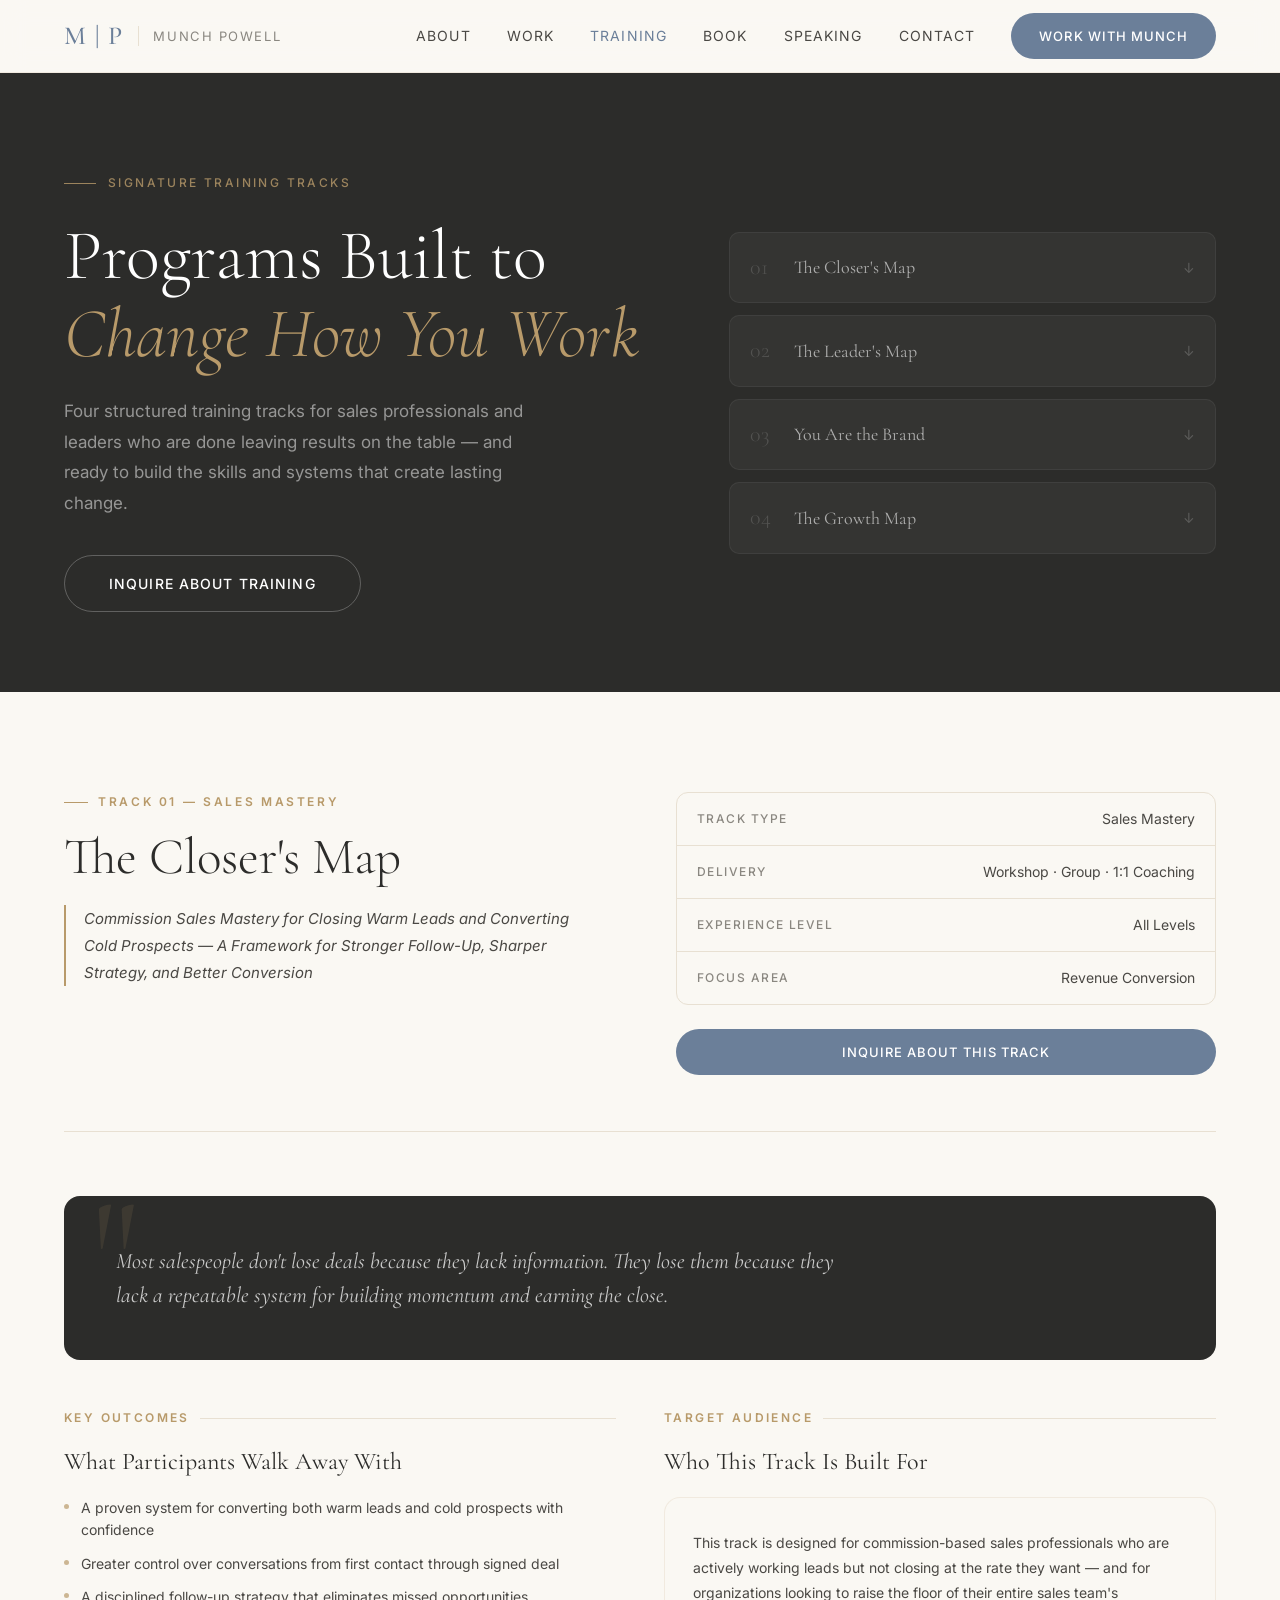
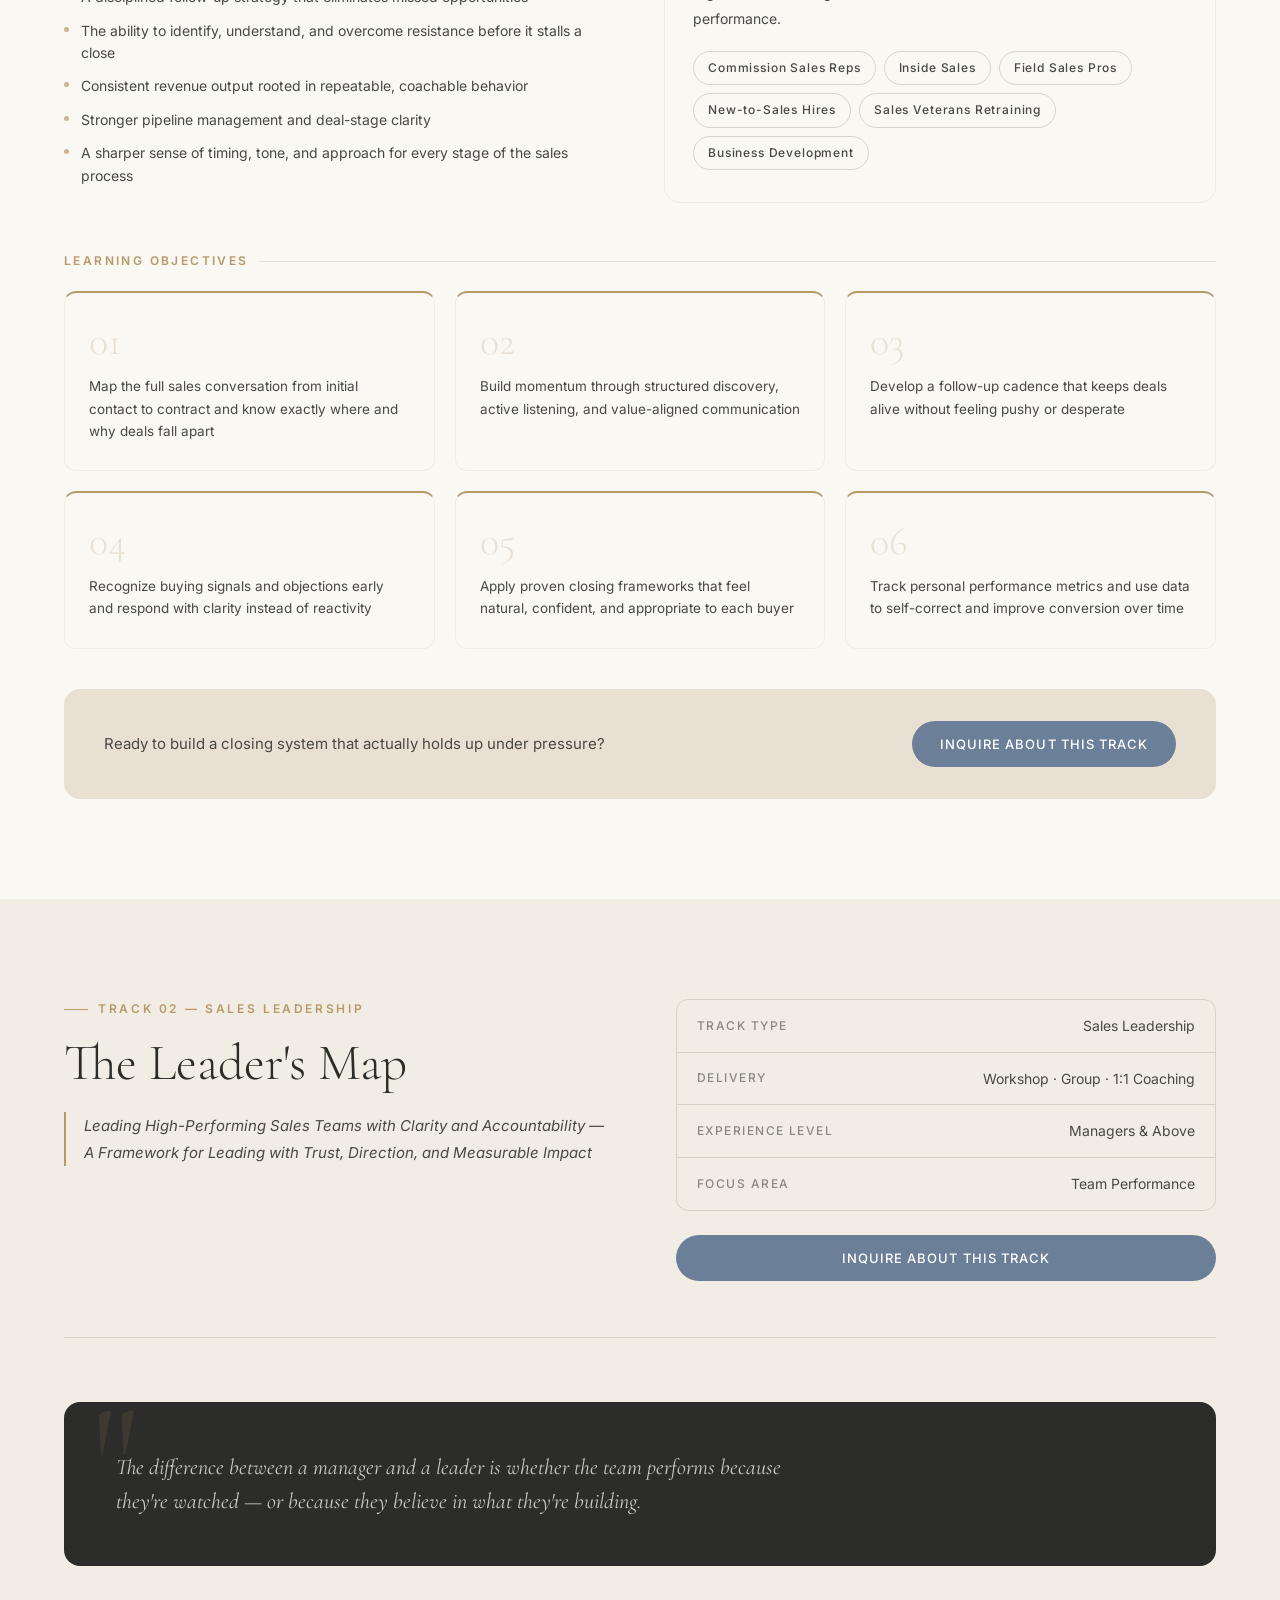
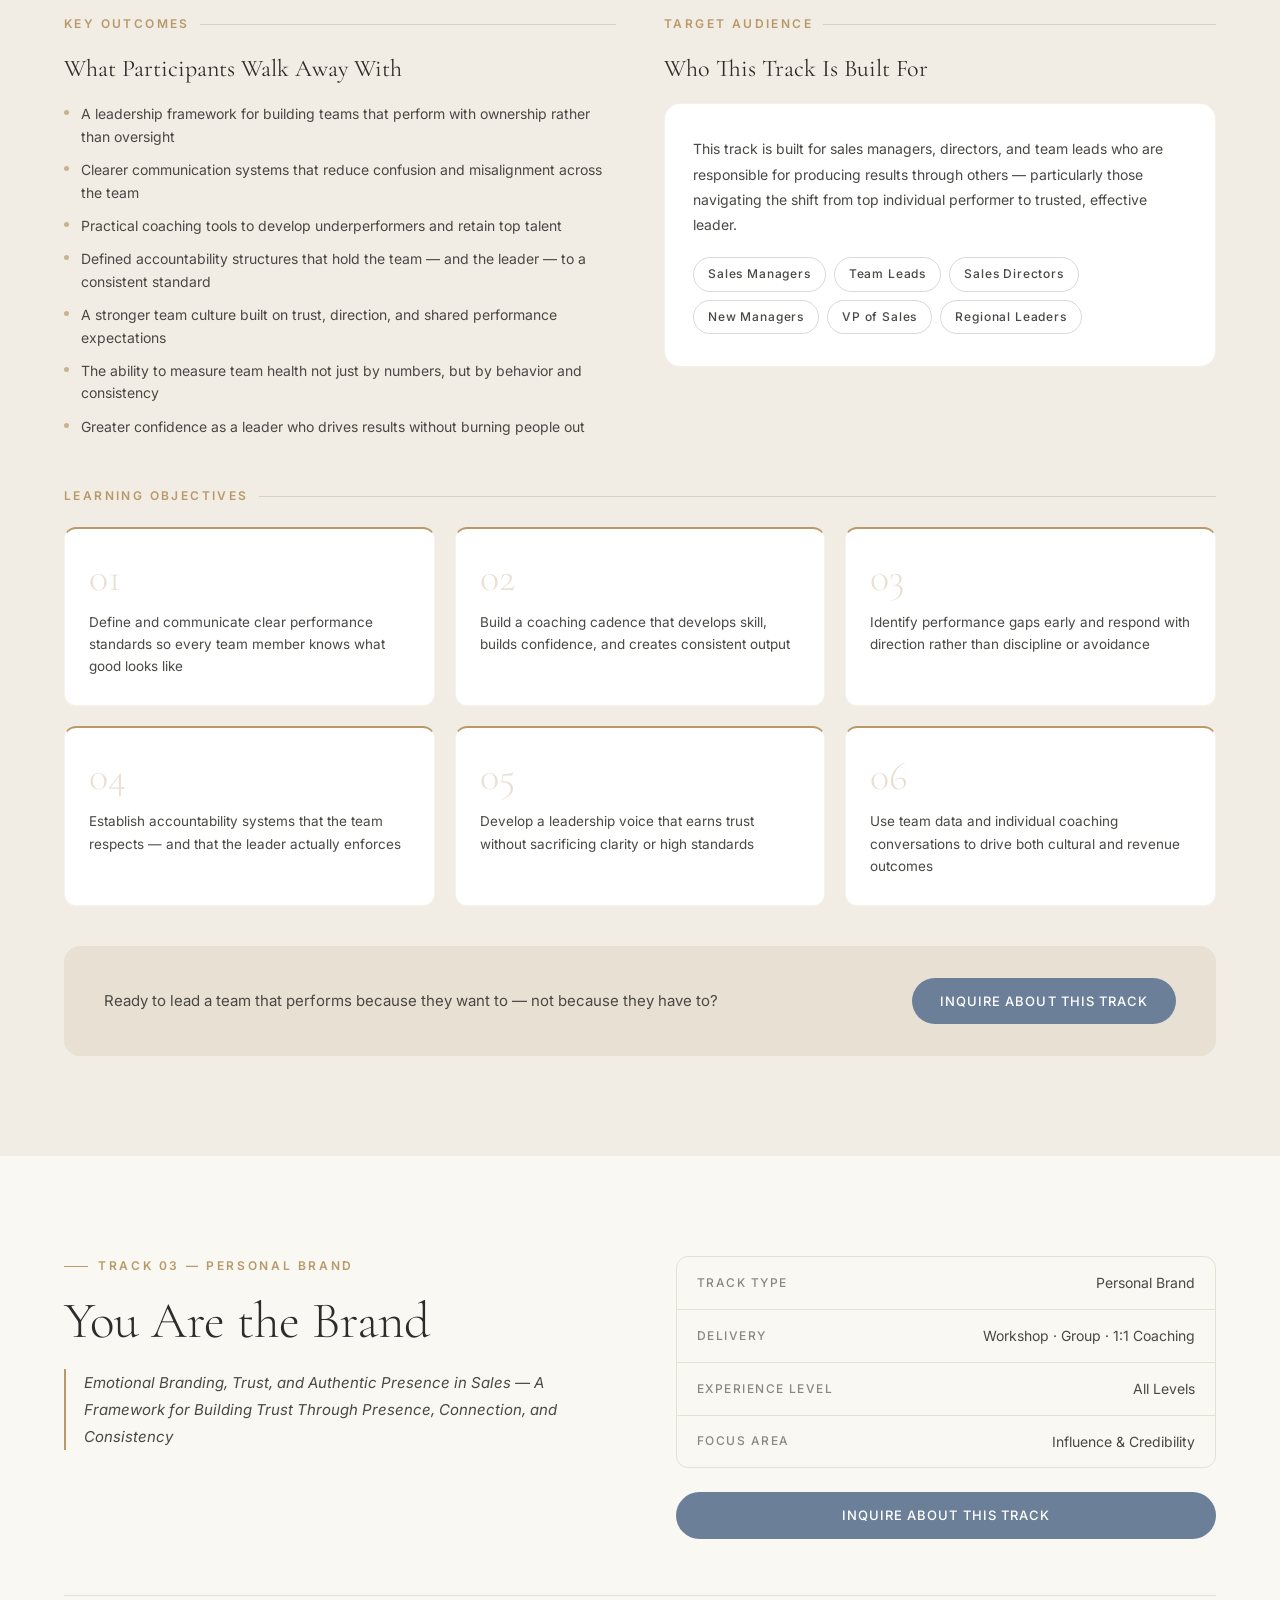
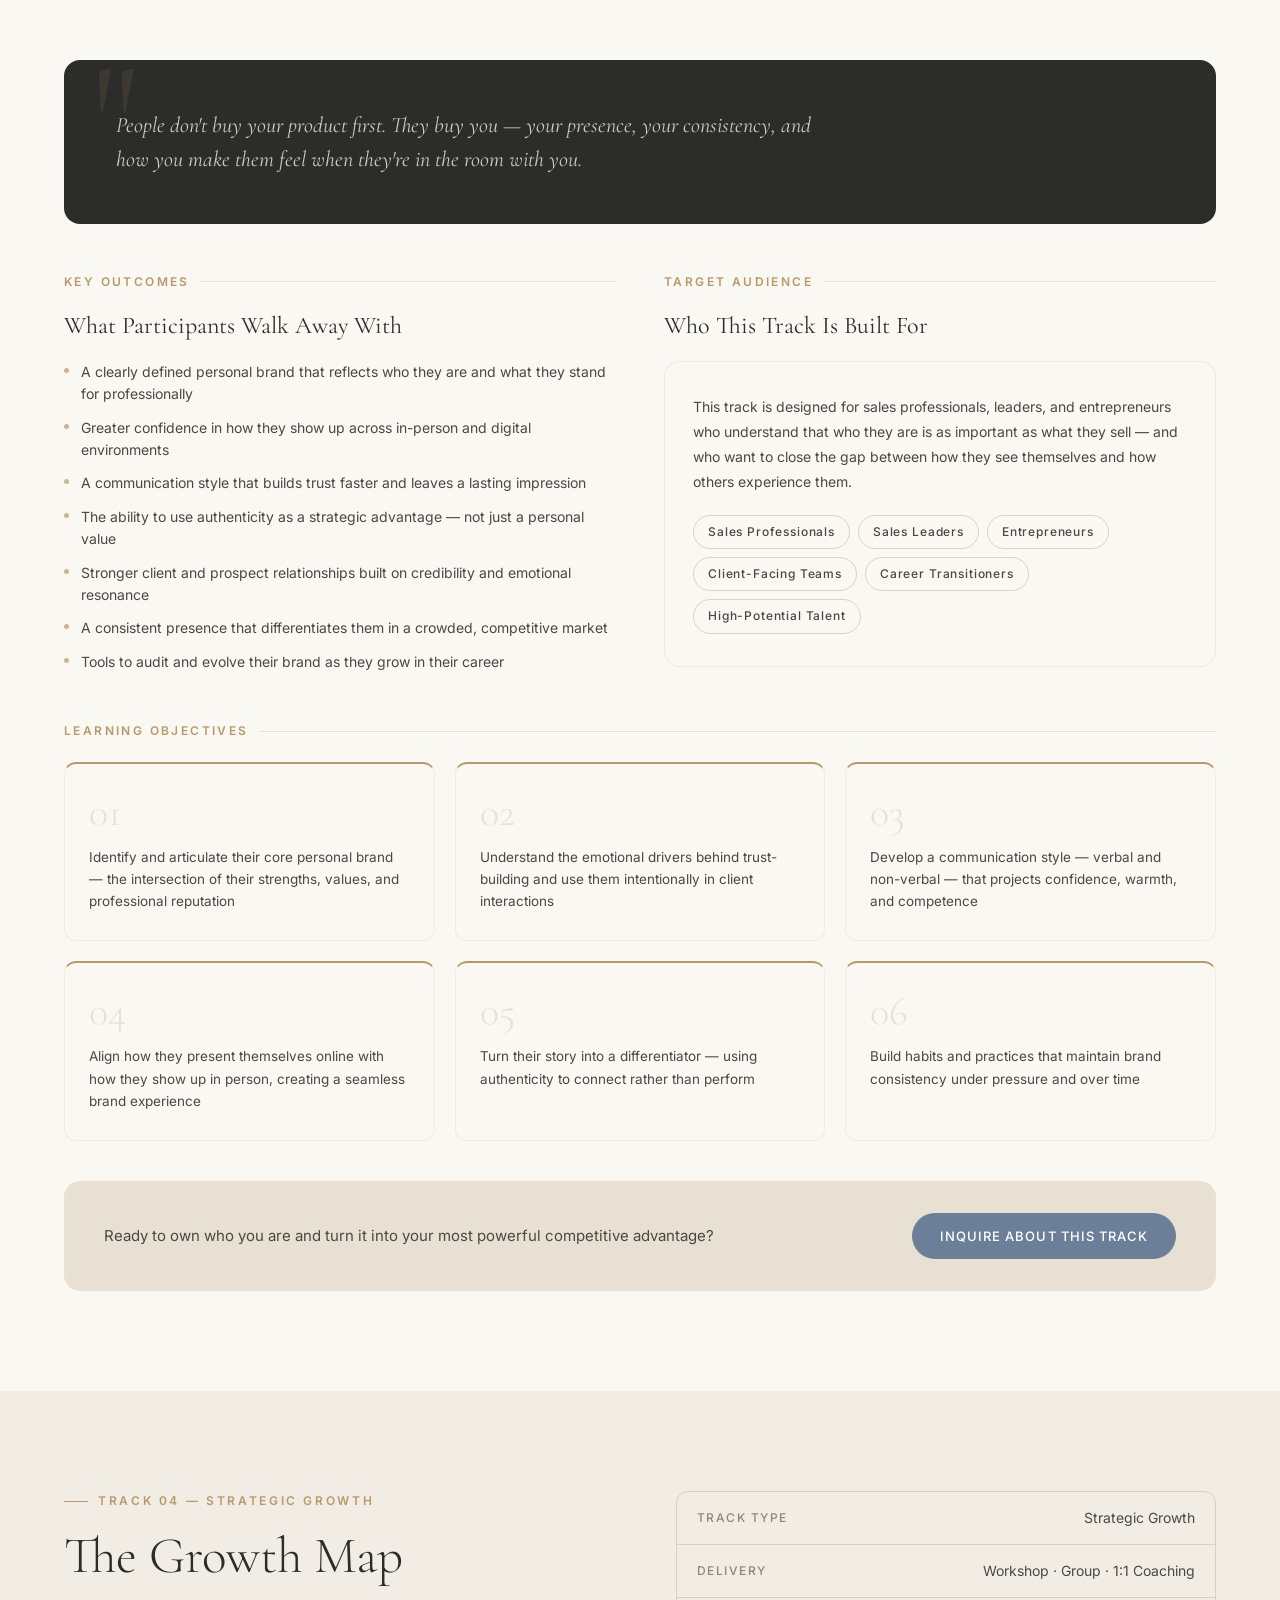
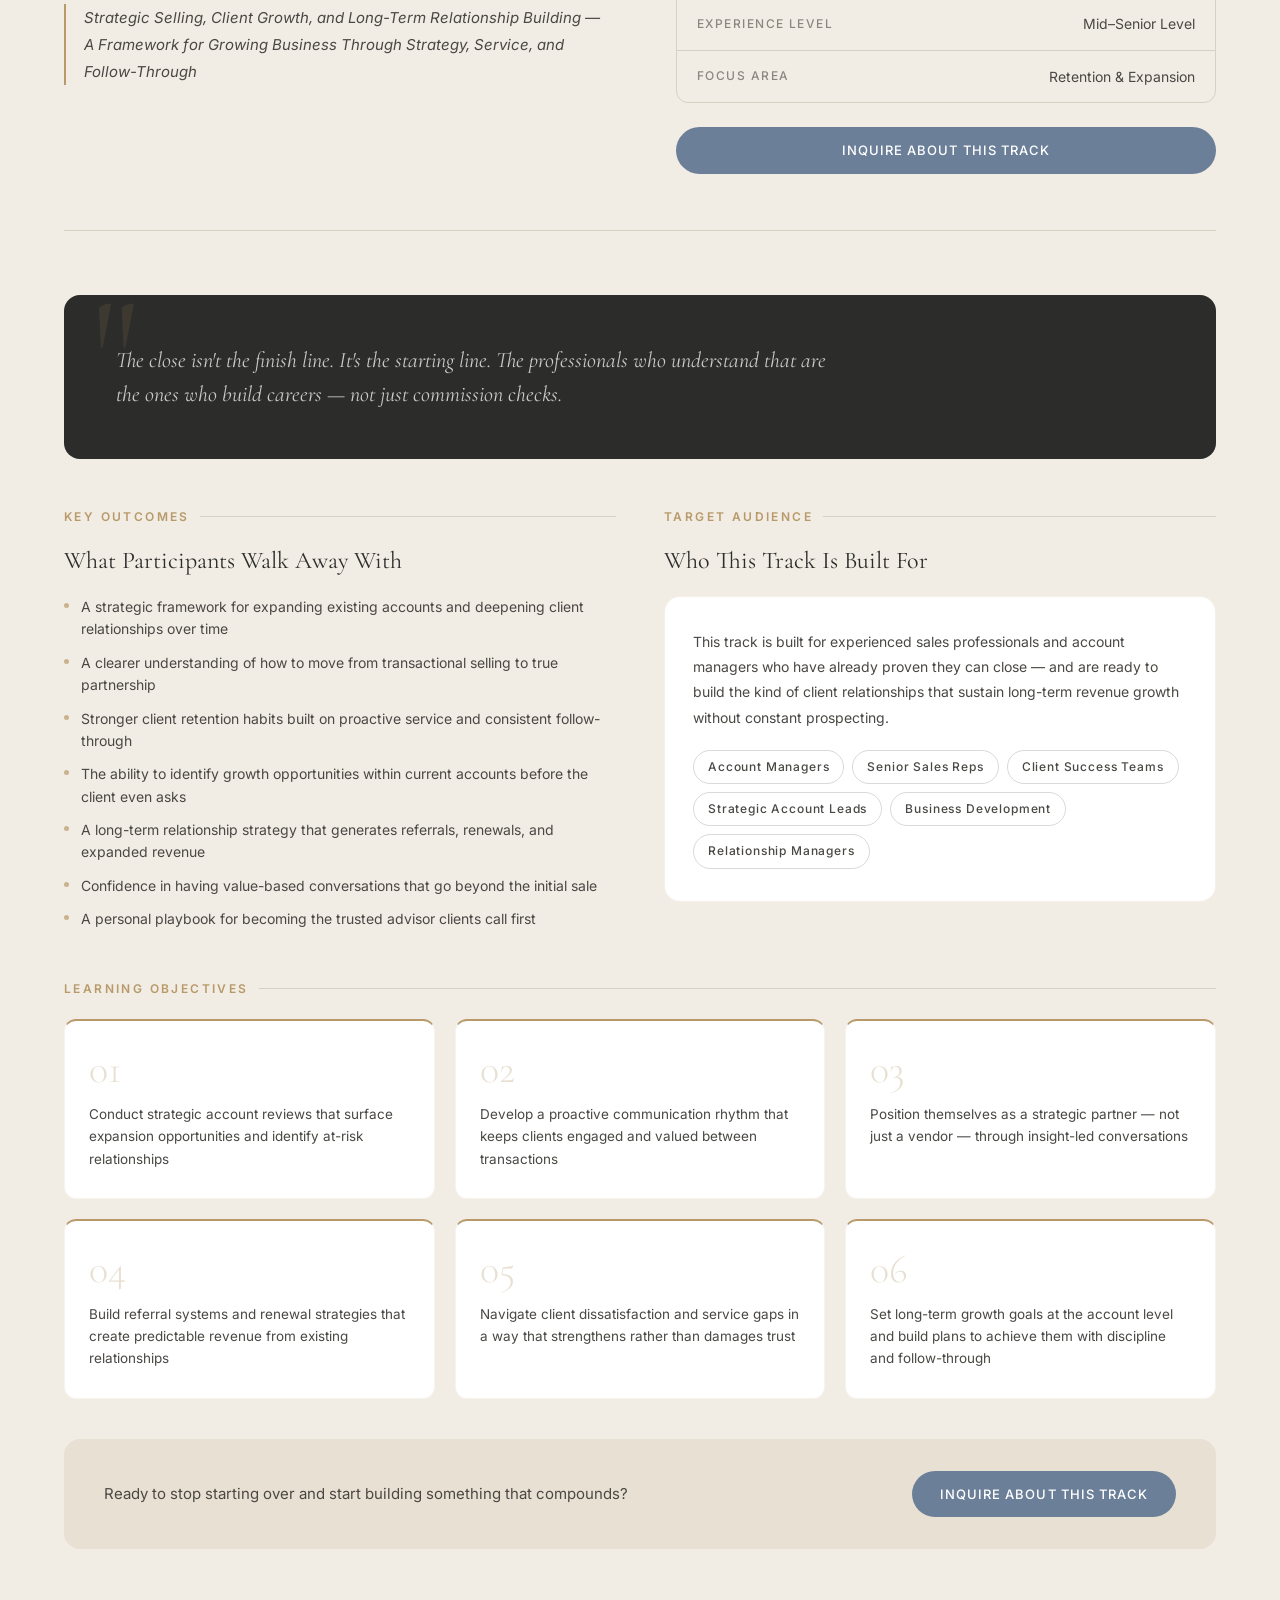
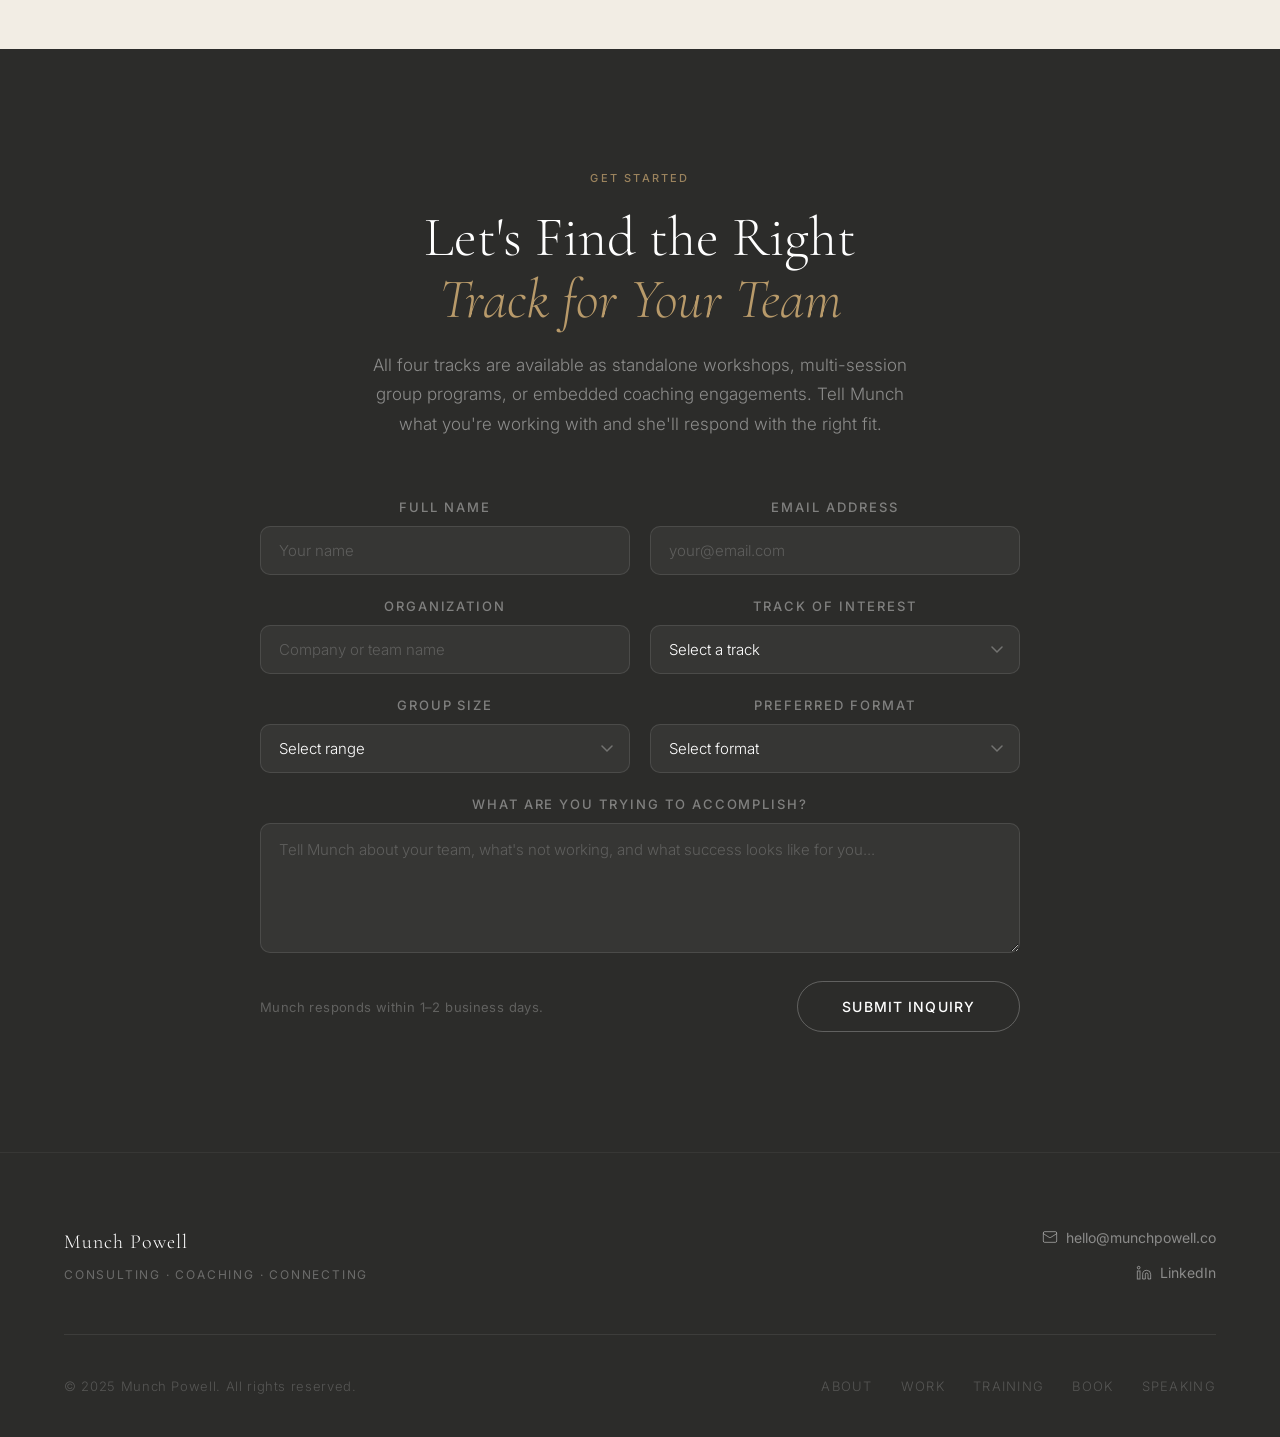
<file: training/index.html>
<!DOCTYPE html>
<html lang="en">
<head>
<link rel="icon"href="/assets/images/favicon.png">
<link rel="canonical" href="https://munchpowell.co/training">
<meta charset="UTF-8">
<meta name="viewport" content="width=device-width, initial-scale=1.0">
<title>Signature Training Tracks — Munch Powell</title>
<meta name="description" content="Four structured training tracks for sales professionals and leaders — The Closer's Map, The Leader's Map, You Are the Brand, and The Growth Map.">

<meta property="og:title" content="Signature Training Tracks — Munch Powell">
<meta property="og:description" content="Sales and leadership training programs built for professionals who are ready to create lasting, measurable results.">
<meta property="og:type" content="website">
<meta property="og:url" content="https://munchpowell.co/training">
<meta property="og:image" content="https://munchpowell.co/assets/images/hero.png">

<meta name="theme-color" content="#FAF8F3">
<meta http-equiv="Cache-Control" content="no-cache, no-store, must-revalidate">
<meta http-equiv="Pragma" content="no-cache">
<meta http-equiv="Expires" content="0">
<link rel="preconnect" href="https://fonts.googleapis.com">
<link rel="preconnect" href="https://fonts.gstatic.com" crossorigin>
<link href="https://fonts.googleapis.com/css2?family=Cormorant+Garamond:ital,wght@0,300;0,400;0,500;0,600;1,300;1,400&family=Inter:wght@300;400;500;600&display=swap" rel="stylesheet">
<style>
  *, *::before, *::after { box-sizing: border-box; margin: 0; padding: 0; }

  :root {
    --cream: #FAF8F3;
    --beige: #F2EDE4;
    --beige-dark: #E8E0D2;
    --slate-blue: #6B7F99;
    --slate-blue-dark: #536175;
    --slate-blue-light: #8A9BB5;
    --charcoal: #2C2C2A;
    --charcoal-soft: #4A4844;
    --muted: #8A8780;
    --gold: #B89A6A;
    --white: #FFFFFF;
    --serif: 'Cormorant Garamond', Georgia, serif;
    --sans: 'Inter', system-ui, sans-serif;
    --radius: 50px;
    --radius-card: 16px;
    --transition: 0.25s ease;
  }

  html { scroll-behavior: smooth; }

  body {
    font-family: var(--sans);
    background: var(--cream);
    color: var(--charcoal);
    line-height: 1.7;
    font-size: 16px;
    -webkit-font-smoothing: antialiased;
  }

  /* HEADER */
  header {
    position: sticky;
    top: 0;
    z-index: 100;
    background: rgba(250, 248, 243, 0.92);
    backdrop-filter: blur(12px);
    -webkit-backdrop-filter: blur(12px);
    border-bottom: 1px solid rgba(184,154,106,0.15);
    padding: 0 5%;
  }

  .header-inner {
    max-width: 1200px;
    margin: 0 auto;
    display: flex;
    align-items: center;
    justify-content: space-between;
    height: 72px;
  }

  .logo-mark {
    font-family: var(--serif);
    font-size: 26px;
    font-weight: 500;
    letter-spacing: 0.08em;
    color: var(--slate-blue);
    text-decoration: none;
    display: flex;
    align-items: center;
    gap: 14px;
  }

  .logo-mark span {
    font-size: 13px;
    font-family: var(--sans);
    font-weight: 400;
    letter-spacing: 0.12em;
    text-transform: uppercase;
    color: var(--muted);
  }

  .logo-divider {
    width: 1px;
    height: 20px;
    background: var(--beige-dark);
  }

  nav {
    display: flex;
    align-items: center;
    gap: 36px;
  }

  nav a {
    font-family: var(--sans);
    font-size: 14px;
    font-weight: 400;
    letter-spacing: 0.08em;
    text-transform: uppercase;
    color: var(--charcoal-soft);
    text-decoration: none;
    transition: color var(--transition);
  }

  nav a.active,
  nav a:hover { color: var(--slate-blue); }

  .btn {
    display: inline-flex;
    align-items: center;
    gap: 8px;
    font-family: var(--sans);
    font-size: 13px;
    font-weight: 500;
    letter-spacing: 0.08em;
    text-transform: uppercase;
    text-decoration: none;
    padding: 12px 28px;
    border-radius: var(--radius);
    transition: all var(--transition);
    cursor: pointer;
    border: none;
  }

  .btn-primary {
    background: var(--slate-blue);
    color: var(--white);
  }

  .btn-primary:hover {
    background: var(--slate-blue-dark);
    transform: translateY(-1px);
  }

  .btn-outline {
    background: transparent;
    color: var(--charcoal);
    border: 1.5px solid rgba(44,44,42,0.25);
  }

  .btn-outline:hover {
    border-color: var(--slate-blue);
    color: var(--slate-blue);
    transform: translateY(-1px);
  }

  .btn-ghost {
    background: transparent;
    color: var(--slate-blue);
    border: 1.5px solid var(--slate-blue-light);
    padding: 14px 36px;
    font-size: 14px;
  }

  .btn-ghost:hover {
    background: var(--slate-blue);
    color: var(--white);
    transform: translateY(-1px);
  }

  .btn-ghost-light {
    background: transparent;
    color: var(--white);
    border: 1.5px solid rgba(255,255,255,0.25);
    padding: 14px 36px;
    font-size: 14px;
  }

  .btn-ghost-light:hover {
    background: var(--gold);
    border-color: var(--gold);
    color: var(--charcoal);
    transform: translateY(-1px);
  }

  .btn-large { padding: 16px 44px; font-size: 14px; }

  .nav-toggle {
    display: none;
    background: none;
    border: none;
    cursor: pointer;
    padding: 4px;
  }

  .nav-toggle svg {
    width: 22px;
    height: 22px;
    stroke: var(--charcoal);
    fill: none;
    stroke-width: 1.5;
  }

  /* PAGE HERO */
  .page-hero {
    background: var(--charcoal);
    padding: 100px 5% 80px;
  }

  .page-hero-inner {
    max-width: 1200px;
    margin: 0 auto;
    display: grid;
    grid-template-columns: 1.2fr 1fr;
    gap: 80px;
    align-items: center;
  }

  .page-hero-eyebrow {
    font-size: 12px;
    font-weight: 500;
    letter-spacing: 0.2em;
    text-transform: uppercase;
    color: var(--gold);
    margin-bottom: 24px;
    display: flex;
    align-items: center;
    gap: 12px;
    opacity: 0.8;
  }

  .page-hero-eyebrow::before {
    content: '';
    display: block;
    width: 32px;
    height: 1px;
    background: var(--gold);
  }

  .page-hero h1 {
    font-family: var(--serif);
    font-size: clamp(44px, 5.5vw, 72px);
    font-weight: 300;
    line-height: 1.1;
    color: var(--white);
    margin-bottom: 24px;
  }

  .page-hero h1 em {
    font-style: italic;
    color: var(--gold);
  }

  .page-hero-sub {
    font-size: 17px;
    font-weight: 400;
    line-height: 1.8;
    color: rgba(255,255,255,0.5);
    margin-bottom: 36px;
    max-width: 480px;
  }

  .track-nav {
    display: flex;
    flex-direction: column;
    gap: 12px;
  }

  .track-nav-item {
    display: flex;
    align-items: center;
    gap: 16px;
    padding: 16px 20px;
    border-radius: 10px;
    background: rgba(255,255,255,0.04);
    border: 1px solid rgba(255,255,255,0.06);
    text-decoration: none;
    transition: background var(--transition), border-color var(--transition);
  }

  .track-nav-item:hover {
    background: rgba(255,255,255,0.08);
    border-color: rgba(184,154,106,0.3);
  }

  .track-nav-num {
    font-family: var(--serif);
    font-size: 22px;
    font-weight: 300;
    color: rgba(255,255,255,0.15);
    min-width: 28px;
  }

  .track-nav-title {
    font-family: var(--serif);
    font-size: 18px;
    font-weight: 400;
    color: rgba(255,255,255,0.6);
    transition: color var(--transition);
  }

  .track-nav-item:hover .track-nav-title {
    color: var(--gold);
  }

  .track-nav-arrow {
    margin-left: auto;
    color: rgba(255,255,255,0.2);
    font-size: 14px;
    transition: color var(--transition);
  }

  .track-nav-item:hover .track-nav-arrow {
    color: var(--gold);
  }

  /* TRACK SECTION */
  .track-section {
    padding: 100px 5%;
    scroll-margin-top: 80px;
  }

  .track-section:nth-child(even) {
    background: var(--beige);
  }

  .track-section-inner {
    max-width: 1200px;
    margin: 0 auto;
  }

  /* TRACK HEADER */
  .track-header {
    display: grid;
    grid-template-columns: 1fr 1fr;
    gap: 72px;
    align-items: start;
    margin-bottom: 64px;
    padding-bottom: 56px;
    border-bottom: 1px solid var(--beige-dark);
  }

  .track-section:nth-child(even) .track-header {
    border-bottom-color: #D8D0C2;
  }

  .track-eyebrow {
    font-size: 12px;
    font-weight: 600;
    letter-spacing: 0.22em;
    text-transform: uppercase;
    color: var(--gold);
    margin-bottom: 16px;
    display: flex;
    align-items: center;
    gap: 10px;
  }

  .track-eyebrow::before {
    content: '';
    display: block;
    width: 24px;
    height: 1px;
    background: var(--gold);
  }

  .track-header h2 {
    font-family: var(--serif);
    font-size: clamp(36px, 4vw, 56px);
    font-weight: 300;
    color: var(--charcoal);
    line-height: 1.1;
    margin-bottom: 20px;
  }

  .track-tagline {
    font-size: 15px;
    font-weight: 400;
    line-height: 1.8;
    color: var(--charcoal-soft);
    font-style: italic;
    border-left: 2px solid var(--gold);
    padding-left: 18px;
    margin-top: 4px;
  }

  .track-meta {
    display: flex;
    flex-direction: column;
    gap: 0;
    border: 1px solid var(--beige-dark);
    border-radius: 12px;
    overflow: hidden;
    margin-bottom: 24px;
  }

  .track-section:nth-child(even) .track-meta {
    border-color: #D8D0C2;
  }

  .track-meta-item {
    display: flex;
    justify-content: space-between;
    align-items: center;
    padding: 14px 20px;
    border-bottom: 1px solid var(--beige-dark);
  }

  .track-section:nth-child(even) .track-meta-item {
    border-bottom-color: #D8D0C2;
  }

  .track-meta-item:last-child { border-bottom: none; }

  .track-meta-label {
    font-size: 12px;
    font-weight: 500;
    letter-spacing: 0.12em;
    text-transform: uppercase;
    color: var(--muted);
  }

  .track-meta-value {
    font-size: 14px;
    font-weight: 400;
    color: var(--charcoal-soft);
  }

  /* SECTION LABEL */
  .content-label {
    font-size: 12px;
    font-weight: 600;
    letter-spacing: 0.2em;
    text-transform: uppercase;
    color: var(--gold);
    margin-bottom: 20px;
    display: flex;
    align-items: center;
    gap: 10px;
  }

  .content-label::after {
    content: '';
    flex: 1;
    height: 1px;
    background: var(--beige-dark);
  }

  .track-section:nth-child(even) .content-label::after {
    background: #D8D0C2;
  }

  /* CONTENT GRID */
  .track-content {
    display: grid;
    grid-template-columns: 1fr 1fr;
    gap: 48px;
    margin-bottom: 48px;
  }

  .content-block h3 {
    font-family: var(--serif);
    font-size: 24px;
    font-weight: 400;
    color: var(--charcoal);
    margin-bottom: 20px;
    line-height: 1.2;
  }

  /* OUTCOME LIST */
  .outcome-list {
    list-style: none;
    display: flex;
    flex-direction: column;
    gap: 11px;
  }

  .outcome-list li {
    display: flex;
    align-items: flex-start;
    gap: 12px;
    font-size: 14px;
    font-weight: 400;
    line-height: 1.6;
    color: var(--charcoal-soft);
  }

  .outcome-list li::before {
    content: '';
    width: 5px;
    height: 5px;
    min-width: 5px;
    border-radius: 50%;
    background: var(--gold);
    margin-top: 7px;
    opacity: 0.7;
  }

  /* AUDIENCE BLOCK */
  .audience-block {
    background: var(--cream);
    border-radius: var(--radius-card);
    padding: 32px 28px;
    border: 1px solid rgba(184,154,106,0.15);
  }

  .track-section:nth-child(even) .audience-block {
    background: var(--white);
  }

  .audience-block p {
    font-size: 14px;
    font-weight: 400;
    line-height: 1.8;
    color: var(--charcoal-soft);
    margin-bottom: 20px;
  }

  .audience-tags {
    display: flex;
    flex-wrap: wrap;
    gap: 8px;
  }

  .tag {
    font-size: 12px;
    font-weight: 500;
    letter-spacing: 0.07em;
    padding: 6px 14px;
    border: 1.5px solid rgba(44,44,42,0.18);
    color: var(--charcoal-soft);
    border-radius: 40px;
  }

  /* OBJECTIVES GRID */
  .objectives-grid {
    display: grid;
    grid-template-columns: repeat(3, 1fr);
    gap: 20px;
  }

  .obj-card {
    background: var(--cream);
    border-radius: 12px;
    padding: 28px 24px;
    border: 1px solid rgba(184,154,106,0.12);
    border-top: 2px solid var(--gold);
  }

  .track-section:nth-child(even) .obj-card {
    background: var(--white);
  }

  .obj-num {
    font-family: var(--serif);
    font-size: 40px;
    font-weight: 300;
    color: var(--beige-dark);
    line-height: 1;
    margin-bottom: 14px;
  }

  .obj-card p {
    font-size: 13.5px;
    font-weight: 400;
    line-height: 1.65;
    color: var(--charcoal-soft);
  }

  /* PULL QUOTE */
  .track-pull-quote {
    background: var(--charcoal);
    border-radius: var(--radius-card);
    padding: 48px 52px;
    margin-bottom: 48px;
    position: relative;
    overflow: hidden;
  }

  .track-pull-quote::before {
    content: '"';
    font-family: var(--serif);
    font-size: 160px;
    color: var(--gold);
    position: absolute;
    top: -20px;
    left: 28px;
    line-height: 1;
    opacity: 0.12;
  }

  .track-pull-quote p {
    font-family: var(--serif);
    font-size: 22px;
    font-weight: 400;
    font-style: italic;
    line-height: 1.55;
    color: rgba(255,255,255,0.75);
    position: relative;
    z-index: 1;
    max-width: 720px;
  }

  /* TRACK CTA STRIP */
  .track-cta-strip {
    display: flex;
    align-items: center;
    justify-content: space-between;
    padding: 32px 40px;
    background: var(--beige-dark);
    border-radius: var(--radius-card);
    gap: 24px;
    flex-wrap: wrap;
  }

  .track-section:nth-child(even) .track-cta-strip {
    background: var(--beige-dark);
  }

  .track-cta-strip p {
    font-size: 15px;
    font-weight: 400;
    color: var(--charcoal-soft);
  }

  /* FINAL CTA */
  #training-cta {
    background: var(--charcoal);
    padding: 120px 5%;
    text-align: center;
  }

  #training-cta .section-label {
    font-size: 11px;
    font-weight: 500;
    letter-spacing: 0.2em;
    text-transform: uppercase;
    color: rgba(184,154,106,0.8);
    margin-bottom: 20px;
    display: block;
  }

  #training-cta h2 {
    font-family: var(--serif);
    font-size: clamp(38px, 5vw, 60px);
    font-weight: 300;
    color: var(--white);
    line-height: 1.1;
    margin-bottom: 24px;
  }

  #training-cta h2 em {
    font-style: italic;
    color: var(--gold);
  }

  #training-cta p {
    font-size: 17px;
    font-weight: 300;
    color: rgba(255,255,255,0.45);
    margin-bottom: 40px;
    max-width: 540px;
    margin-left: auto;
    margin-right: auto;
    line-height: 1.75;
  }

  /* FOOTER */
  footer {
    background: var(--charcoal);
    padding: 72px 5% 40px;
    border-top: 1px solid rgba(255,255,255,0.05);
  }

  .footer-inner { max-width: 1200px; margin: 0 auto; }

  .footer-top {
    display: flex;
    justify-content: space-between;
    align-items: center;
    padding-bottom: 48px;
    border-bottom: 1px solid rgba(255,255,255,0.08);
    margin-bottom: 40px;
    flex-wrap: wrap;
    gap: 32px;
  }

  .footer-brand .footer-name {
    font-family: var(--serif);
    font-size: 20px;
    font-weight: 300;
    color: var(--white);
    letter-spacing: 0.05em;
    margin-bottom: 6px;
  }

  .footer-tagline {
    font-size: 12px;
    font-weight: 400;
    letter-spacing: 0.15em;
    text-transform: uppercase;
    color: rgba(255,255,255,0.3);
  }

  .footer-links {
    display: flex;
    flex-direction: column;
    gap: 12px;
    align-items: flex-end;
  }

  .footer-links a {
    font-size: 14px;
    font-weight: 400;
    color: rgba(255,255,255,0.45);
    text-decoration: none;
    transition: color var(--transition);
    display: flex;
    align-items: center;
    gap: 8px;
  }

  .footer-links a:hover { color: var(--gold); }

  .footer-links a svg {
    width: 16px;
    height: 16px;
    stroke: currentColor;
    fill: none;
    stroke-width: 1.5;
  }

  .footer-bottom {
    display: flex;
    justify-content: space-between;
    align-items: center;
    flex-wrap: wrap;
    gap: 16px;
  }

  .footer-copy {
    font-size: 13px;
    font-weight: 300;
    color: rgba(255,255,255,0.2);
    letter-spacing: 0.05em;
  }

  .footer-nav { display: flex; gap: 28px; }

  .footer-nav a {
    font-size: 13px;
    font-weight: 300;
    letter-spacing: 0.1em;
    text-transform: uppercase;
    color: rgba(255,255,255,0.2);
    text-decoration: none;
    transition: color var(--transition);
  }

  .footer-nav a:hover { color: rgba(255,255,255,0.5); }

  /* RESPONSIVE */
  @media (max-width: 900px) {
    nav { display: none; }
    nav.open {
      display: flex;
      flex-direction: column;
      position: absolute;
      top: 72px;
      left: 0;
      right: 0;
      background: var(--cream);
      padding: 24px 5% 32px;
      border-bottom: 1px solid var(--beige-dark);
      gap: 24px;
      align-items: flex-start;
    }
    nav.open .btn { width: 100%; justify-content: center; }
    .nav-toggle { display: block; }
    header { position: relative; }
    .page-hero-inner { grid-template-columns: 1fr; gap: 40px; }
    .track-header { grid-template-columns: 1fr; gap: 36px; }
    .track-content { grid-template-columns: 1fr; gap: 36px; }
    .objectives-grid { grid-template-columns: 1fr 1fr; }
    .footer-top { flex-direction: column; align-items: flex-start; }
    .footer-links { align-items: flex-start; }
  }

  @media (max-width: 600px) {
    .track-section { padding: 64px 5%; }
    .objectives-grid { grid-template-columns: 1fr; }
    .track-cta-strip { flex-direction: column; text-align: center; }
    .track-pull-quote { padding: 36px 28px; }
    .track-pull-quote p { font-size: 18px; }
    .track-eyebrow { font-size: 12px; }
    .content-label { font-size: 12px; }
    .tform-group label { font-size: 13px; }
    .tag { font-size: 12px; }
  }
</style>
</head>
<body>

<header id="header">
  <div class="header-inner">
    <a href="/" class="logo-mark">
      M&thinsp;|&thinsp;P
      <div class="logo-divider"></div>
      <span>Munch Powell</span>
    </a>
    <nav id="nav">
      <a href="/#about">About</a>
      <a href="/#work">Work</a>
      <a href="/training" class="active">Training</a>
      <a href="/#book">Book</a>
      <a href="/#speaking">Speaking</a>
      <a href="/#cta">Contact</a>
      <a href="/#cta" class="btn btn-primary">Work With Munch</a>
    </nav>
    <button class="nav-toggle" id="navToggle" aria-label="Toggle navigation">
      <svg viewBox="0 0 24 24"><line x1="4" y1="7" x2="20" y2="7"/><line x1="4" y1="12" x2="20" y2="12"/><line x1="4" y1="17" x2="20" y2="17"/></svg>
    </button>
  </div>
</header>

<!-- PAGE HERO -->
<section class="page-hero">
  <div class="page-hero-inner">
    <div>
      <div class="page-hero-eyebrow">Signature Training Tracks</div>
      <h1>Programs Built to<br><em>Change How You Work</em></h1>
      <p class="page-hero-sub">Four structured training tracks for sales professionals and leaders who are done leaving results on the table — and ready to build the skills and systems that create lasting change.</p>
      <a href="#training-cta" class="btn btn-ghost-light btn-large">Inquire About Training</a>
    </div>
    <div>
      <div class="track-nav">
        <a class="track-nav-item" href="#closer">
          <span class="track-nav-num">01</span>
          <span class="track-nav-title">The Closer's Map</span>
          <span class="track-nav-arrow">↓</span>
        </a>
        <a class="track-nav-item" href="#leader">
          <span class="track-nav-num">02</span>
          <span class="track-nav-title">The Leader's Map</span>
          <span class="track-nav-arrow">↓</span>
        </a>
        <a class="track-nav-item" href="#brand">
          <span class="track-nav-num">03</span>
          <span class="track-nav-title">You Are the Brand</span>
          <span class="track-nav-arrow">↓</span>
        </a>
        <a class="track-nav-item" href="#growth">
          <span class="track-nav-num">04</span>
          <span class="track-nav-title">The Growth Map</span>
          <span class="track-nav-arrow">↓</span>
        </a>
      </div>
    </div>
  </div>
</section>

<!-- ══════════════════════════════════════ -->
<!-- TRACK 01: THE CLOSER'S MAP -->
<!-- ══════════════════════════════════════ -->
<section class="track-section" id="closer">
  <div class="track-section-inner">

    <div class="track-header">
      <div>
        <div class="track-eyebrow">Track 01 — Sales Mastery</div>
        <h2>The Closer's Map</h2>
        <p class="track-tagline">Commission Sales Mastery for Closing Warm Leads and Converting Cold Prospects — A Framework for Stronger Follow-Up, Sharper Strategy, and Better Conversion</p>
      </div>
      <div>
        <div class="track-meta">
          <div class="track-meta-item">
            <span class="track-meta-label">Track Type</span>
            <span class="track-meta-value">Sales Mastery</span>
          </div>
          <div class="track-meta-item">
            <span class="track-meta-label">Delivery</span>
            <span class="track-meta-value">Workshop · Group · 1:1 Coaching</span>
          </div>
          <div class="track-meta-item">
            <span class="track-meta-label">Experience Level</span>
            <span class="track-meta-value">All Levels</span>
          </div>
          <div class="track-meta-item">
            <span class="track-meta-label">Focus Area</span>
            <span class="track-meta-value">Revenue Conversion</span>
          </div>
        </div>
        <a href="?track=closer#training-cta" class="btn btn-primary" style="width:100%; justify-content:center;">Inquire About This Track</a>
      </div>
    </div>

    <div class="track-pull-quote">
      <p>Most salespeople don't lose deals because they lack information. They lose them because they lack a repeatable system for building momentum and earning the close.</p>
    </div>

    <div class="track-content">
      <div class="content-block">
        <div class="content-label">Key Outcomes</div>
        <h3>What Participants Walk Away With</h3>
        <ul class="outcome-list">
          <li>A proven system for converting both warm leads and cold prospects with confidence</li>
          <li>Greater control over conversations from first contact through signed deal</li>
          <li>A disciplined follow-up strategy that eliminates missed opportunities</li>
          <li>The ability to identify, understand, and overcome resistance before it stalls a close</li>
          <li>Consistent revenue output rooted in repeatable, coachable behavior</li>
          <li>Stronger pipeline management and deal-stage clarity</li>
          <li>A sharper sense of timing, tone, and approach for every stage of the sales process</li>
        </ul>
      </div>
      <div class="content-block">
        <div class="content-label">Target Audience</div>
        <h3>Who This Track Is Built For</h3>
        <div class="audience-block">
          <p>This track is designed for commission-based sales professionals who are actively working leads but not closing at the rate they want — and for organizations looking to raise the floor of their entire sales team's performance.</p>
          <div class="audience-tags">
            <span class="tag">Commission Sales Reps</span>
            <span class="tag">Inside Sales</span>
            <span class="tag">Field Sales Pros</span>
            <span class="tag">New-to-Sales Hires</span>
            <span class="tag">Sales Veterans Retraining</span>
            <span class="tag">Business Development</span>
          </div>
        </div>
      </div>
    </div>

    <div class="content-label">Learning Objectives</div>
    <div class="objectives-grid" style="margin-bottom:40px;">
      <div class="obj-card"><div class="obj-num">01</div><p>Map the full sales conversation from initial contact to contract and know exactly where and why deals fall apart</p></div>
      <div class="obj-card"><div class="obj-num">02</div><p>Build momentum through structured discovery, active listening, and value-aligned communication</p></div>
      <div class="obj-card"><div class="obj-num">03</div><p>Develop a follow-up cadence that keeps deals alive without feeling pushy or desperate</p></div>
      <div class="obj-card"><div class="obj-num">04</div><p>Recognize buying signals and objections early and respond with clarity instead of reactivity</p></div>
      <div class="obj-card"><div class="obj-num">05</div><p>Apply proven closing frameworks that feel natural, confident, and appropriate to each buyer</p></div>
      <div class="obj-card"><div class="obj-num">06</div><p>Track personal performance metrics and use data to self-correct and improve conversion over time</p></div>
    </div>

    <div class="track-cta-strip">
      <p>Ready to build a closing system that actually holds up under pressure?</p>
      <a href="?track=closer#training-cta" class="btn btn-primary">Inquire About This Track</a>
    </div>

  </div>
</section>

<!-- ══════════════════════════════════════ -->
<!-- TRACK 02: THE LEADER'S MAP -->
<!-- ══════════════════════════════════════ -->
<section class="track-section" id="leader">
  <div class="track-section-inner">

    <div class="track-header">
      <div>
        <div class="track-eyebrow">Track 02 — Sales Leadership</div>
        <h2>The Leader's Map</h2>
        <p class="track-tagline">Leading High-Performing Sales Teams with Clarity and Accountability — A Framework for Leading with Trust, Direction, and Measurable Impact</p>
      </div>
      <div>
        <div class="track-meta">
          <div class="track-meta-item">
            <span class="track-meta-label">Track Type</span>
            <span class="track-meta-value">Sales Leadership</span>
          </div>
          <div class="track-meta-item">
            <span class="track-meta-label">Delivery</span>
            <span class="track-meta-value">Workshop · Group · 1:1 Coaching</span>
          </div>
          <div class="track-meta-item">
            <span class="track-meta-label">Experience Level</span>
            <span class="track-meta-value">Managers &amp; Above</span>
          </div>
          <div class="track-meta-item">
            <span class="track-meta-label">Focus Area</span>
            <span class="track-meta-value">Team Performance</span>
          </div>
        </div>
        <a href="?track=leader#training-cta" class="btn btn-primary" style="width:100%; justify-content:center;">Inquire About This Track</a>
      </div>
    </div>

    <div class="track-pull-quote">
      <p>The difference between a manager and a leader is whether the team performs because they're watched — or because they believe in what they're building.</p>
    </div>

    <div class="track-content">
      <div class="content-block">
        <div class="content-label">Key Outcomes</div>
        <h3>What Participants Walk Away With</h3>
        <ul class="outcome-list">
          <li>A leadership framework for building teams that perform with ownership rather than oversight</li>
          <li>Clearer communication systems that reduce confusion and misalignment across the team</li>
          <li>Practical coaching tools to develop underperformers and retain top talent</li>
          <li>Defined accountability structures that hold the team — and the leader — to a consistent standard</li>
          <li>A stronger team culture built on trust, direction, and shared performance expectations</li>
          <li>The ability to measure team health not just by numbers, but by behavior and consistency</li>
          <li>Greater confidence as a leader who drives results without burning people out</li>
        </ul>
      </div>
      <div class="content-block">
        <div class="content-label">Target Audience</div>
        <h3>Who This Track Is Built For</h3>
        <div class="audience-block">
          <p>This track is built for sales managers, directors, and team leads who are responsible for producing results through others — particularly those navigating the shift from top individual performer to trusted, effective leader.</p>
          <div class="audience-tags">
            <span class="tag">Sales Managers</span>
            <span class="tag">Team Leads</span>
            <span class="tag">Sales Directors</span>
            <span class="tag">New Managers</span>
            <span class="tag">VP of Sales</span>
            <span class="tag">Regional Leaders</span>
          </div>
        </div>
      </div>
    </div>

    <div class="content-label">Learning Objectives</div>
    <div class="objectives-grid" style="margin-bottom:40px;">
      <div class="obj-card"><div class="obj-num">01</div><p>Define and communicate clear performance standards so every team member knows what good looks like</p></div>
      <div class="obj-card"><div class="obj-num">02</div><p>Build a coaching cadence that develops skill, builds confidence, and creates consistent output</p></div>
      <div class="obj-card"><div class="obj-num">03</div><p>Identify performance gaps early and respond with direction rather than discipline or avoidance</p></div>
      <div class="obj-card"><div class="obj-num">04</div><p>Establish accountability systems that the team respects — and that the leader actually enforces</p></div>
      <div class="obj-card"><div class="obj-num">05</div><p>Develop a leadership voice that earns trust without sacrificing clarity or high standards</p></div>
      <div class="obj-card"><div class="obj-num">06</div><p>Use team data and individual coaching conversations to drive both cultural and revenue outcomes</p></div>
    </div>

    <div class="track-cta-strip">
      <p>Ready to lead a team that performs because they want to — not because they have to?</p>
      <a href="?track=leader#training-cta" class="btn btn-primary">Inquire About This Track</a>
    </div>

  </div>
</section>

<!-- ══════════════════════════════════════ -->
<!-- TRACK 03: YOU ARE THE BRAND -->
<!-- ══════════════════════════════════════ -->
<section class="track-section" id="brand">
  <div class="track-section-inner">

    <div class="track-header">
      <div>
        <div class="track-eyebrow">Track 03 — Personal Brand</div>
        <h2>You Are the Brand</h2>
        <p class="track-tagline">Emotional Branding, Trust, and Authentic Presence in Sales — A Framework for Building Trust Through Presence, Connection, and Consistency</p>
      </div>
      <div>
        <div class="track-meta">
          <div class="track-meta-item">
            <span class="track-meta-label">Track Type</span>
            <span class="track-meta-value">Personal Brand</span>
          </div>
          <div class="track-meta-item">
            <span class="track-meta-label">Delivery</span>
            <span class="track-meta-value">Workshop · Group · 1:1 Coaching</span>
          </div>
          <div class="track-meta-item">
            <span class="track-meta-label">Experience Level</span>
            <span class="track-meta-value">All Levels</span>
          </div>
          <div class="track-meta-item">
            <span class="track-meta-label">Focus Area</span>
            <span class="track-meta-value">Influence &amp; Credibility</span>
          </div>
        </div>
        <a href="?track=brand#training-cta" class="btn btn-primary" style="width:100%; justify-content:center;">Inquire About This Track</a>
      </div>
    </div>

    <div class="track-pull-quote">
      <p>People don't buy your product first. They buy you — your presence, your consistency, and how you make them feel when they're in the room with you.</p>
    </div>

    <div class="track-content">
      <div class="content-block">
        <div class="content-label">Key Outcomes</div>
        <h3>What Participants Walk Away With</h3>
        <ul class="outcome-list">
          <li>A clearly defined personal brand that reflects who they are and what they stand for professionally</li>
          <li>Greater confidence in how they show up across in-person and digital environments</li>
          <li>A communication style that builds trust faster and leaves a lasting impression</li>
          <li>The ability to use authenticity as a strategic advantage — not just a personal value</li>
          <li>Stronger client and prospect relationships built on credibility and emotional resonance</li>
          <li>A consistent presence that differentiates them in a crowded, competitive market</li>
          <li>Tools to audit and evolve their brand as they grow in their career</li>
        </ul>
      </div>
      <div class="content-block">
        <div class="content-label">Target Audience</div>
        <h3>Who This Track Is Built For</h3>
        <div class="audience-block">
          <p>This track is designed for sales professionals, leaders, and entrepreneurs who understand that who they are is as important as what they sell — and who want to close the gap between how they see themselves and how others experience them.</p>
          <div class="audience-tags">
            <span class="tag">Sales Professionals</span>
            <span class="tag">Sales Leaders</span>
            <span class="tag">Entrepreneurs</span>
            <span class="tag">Client-Facing Teams</span>
            <span class="tag">Career Transitioners</span>
            <span class="tag">High-Potential Talent</span>
          </div>
        </div>
      </div>
    </div>

    <div class="content-label">Learning Objectives</div>
    <div class="objectives-grid" style="margin-bottom:40px;">
      <div class="obj-card"><div class="obj-num">01</div><p>Identify and articulate their core personal brand — the intersection of their strengths, values, and professional reputation</p></div>
      <div class="obj-card"><div class="obj-num">02</div><p>Understand the emotional drivers behind trust-building and use them intentionally in client interactions</p></div>
      <div class="obj-card"><div class="obj-num">03</div><p>Develop a communication style — verbal and non-verbal — that projects confidence, warmth, and competence</p></div>
      <div class="obj-card"><div class="obj-num">04</div><p>Align how they present themselves online with how they show up in person, creating a seamless brand experience</p></div>
      <div class="obj-card"><div class="obj-num">05</div><p>Turn their story into a differentiator — using authenticity to connect rather than perform</p></div>
      <div class="obj-card"><div class="obj-num">06</div><p>Build habits and practices that maintain brand consistency under pressure and over time</p></div>
    </div>

    <div class="track-cta-strip">
      <p>Ready to own who you are and turn it into your most powerful competitive advantage?</p>
      <a href="?track=brand#training-cta" class="btn btn-primary">Inquire About This Track</a>
    </div>

  </div>
</section>

<!-- ══════════════════════════════════════ -->
<!-- TRACK 04: THE GROWTH MAP -->
<!-- ══════════════════════════════════════ -->
<section class="track-section" id="growth">
  <div class="track-section-inner">

    <div class="track-header">
      <div>
        <div class="track-eyebrow">Track 04 — Strategic Growth</div>
        <h2>The Growth Map</h2>
        <p class="track-tagline">Strategic Selling, Client Growth, and Long-Term Relationship Building — A Framework for Growing Business Through Strategy, Service, and Follow-Through</p>
      </div>
      <div>
        <div class="track-meta">
          <div class="track-meta-item">
            <span class="track-meta-label">Track Type</span>
            <span class="track-meta-value">Strategic Growth</span>
          </div>
          <div class="track-meta-item">
            <span class="track-meta-label">Delivery</span>
            <span class="track-meta-value">Workshop · Group · 1:1 Coaching</span>
          </div>
          <div class="track-meta-item">
            <span class="track-meta-label">Experience Level</span>
            <span class="track-meta-value">Mid–Senior Level</span>
          </div>
          <div class="track-meta-item">
            <span class="track-meta-label">Focus Area</span>
            <span class="track-meta-value">Retention &amp; Expansion</span>
          </div>
        </div>
        <a href="?track=growth#training-cta" class="btn btn-primary" style="width:100%; justify-content:center;">Inquire About This Track</a>
      </div>
    </div>

    <div class="track-pull-quote">
      <p>The close isn't the finish line. It's the starting line. The professionals who understand that are the ones who build careers — not just commission checks.</p>
    </div>

    <div class="track-content">
      <div class="content-block">
        <div class="content-label">Key Outcomes</div>
        <h3>What Participants Walk Away With</h3>
        <ul class="outcome-list">
          <li>A strategic framework for expanding existing accounts and deepening client relationships over time</li>
          <li>A clearer understanding of how to move from transactional selling to true partnership</li>
          <li>Stronger client retention habits built on proactive service and consistent follow-through</li>
          <li>The ability to identify growth opportunities within current accounts before the client even asks</li>
          <li>A long-term relationship strategy that generates referrals, renewals, and expanded revenue</li>
          <li>Confidence in having value-based conversations that go beyond the initial sale</li>
          <li>A personal playbook for becoming the trusted advisor clients call first</li>
        </ul>
      </div>
      <div class="content-block">
        <div class="content-label">Target Audience</div>
        <h3>Who This Track Is Built For</h3>
        <div class="audience-block">
          <p>This track is built for experienced sales professionals and account managers who have already proven they can close — and are ready to build the kind of client relationships that sustain long-term revenue growth without constant prospecting.</p>
          <div class="audience-tags">
            <span class="tag">Account Managers</span>
            <span class="tag">Senior Sales Reps</span>
            <span class="tag">Client Success Teams</span>
            <span class="tag">Strategic Account Leads</span>
            <span class="tag">Business Development</span>
            <span class="tag">Relationship Managers</span>
          </div>
        </div>
      </div>
    </div>

    <div class="content-label">Learning Objectives</div>
    <div class="objectives-grid" style="margin-bottom:40px;">
      <div class="obj-card"><div class="obj-num">01</div><p>Conduct strategic account reviews that surface expansion opportunities and identify at-risk relationships</p></div>
      <div class="obj-card"><div class="obj-num">02</div><p>Develop a proactive communication rhythm that keeps clients engaged and valued between transactions</p></div>
      <div class="obj-card"><div class="obj-num">03</div><p>Position themselves as a strategic partner — not just a vendor — through insight-led conversations</p></div>
      <div class="obj-card"><div class="obj-num">04</div><p>Build referral systems and renewal strategies that create predictable revenue from existing relationships</p></div>
      <div class="obj-card"><div class="obj-num">05</div><p>Navigate client dissatisfaction and service gaps in a way that strengthens rather than damages trust</p></div>
      <div class="obj-card"><div class="obj-num">06</div><p>Set long-term growth goals at the account level and build plans to achieve them with discipline and follow-through</p></div>
    </div>

    <div class="track-cta-strip">
      <p>Ready to stop starting over and start building something that compounds?</p>
      <a href="?track=growth#training-cta" class="btn btn-primary">Inquire About This Track</a>
    </div>

  </div>
</section>

<!-- ============================================================
  TRAINING INQUIRY FORM — training/index.html
  REPLACE the existing <section id="training-cta">...</section>
  with this block.
  BEFORE GOING LIVE: Replace https://formspree.io/f/xojygpjb with the
  actual endpoint from formspree.io (e.g. https://formspree.io/f/yyyyyyyy)
  Note: use a DIFFERENT endpoint from the general contact form
  so Munch can distinguish training inquiries in her inbox.
  ============================================================ -->

<section id="training-cta">

  <style>
    /* TRAINING FORM STYLES — dark background variant */
    #training-cta {
      background: var(--charcoal);
      padding: 120px 5%;
    }

    .training-cta-inner {
      max-width: 760px;
      margin: 0 auto;
    }

    .training-cta-intro {
      text-align: center;
      margin-bottom: 56px;
    }

    .training-cta-intro .section-label {
      display: block;
      text-align: center;
      margin-bottom: 20px;
      color: rgba(184,154,106,0.8);
    }

    #training-cta h2 {
      font-family: var(--serif);
      font-size: clamp(36px, 4.5vw, 56px);
      font-weight: 300;
      color: var(--white);
      line-height: 1.1;
      margin-bottom: 20px;
    }

    #training-cta h2 em {
      font-style: italic;
      color: var(--gold);
    }

    .training-cta-intro p {
      font-size: 16px;
      font-weight: 400;
      color: rgba(255,255,255,0.45);
      line-height: 1.75;
      max-width: 520px;
      margin: 0 auto;
    }

    /* FORM */
    .training-form {
      display: flex;
      flex-direction: column;
      gap: 20px;
    }

    .tform-row {
      display: grid;
      grid-template-columns: 1fr 1fr;
      gap: 20px;
    }

    .tform-group {
      display: flex;
      flex-direction: column;
      gap: 8px;
    }

    .tform-group label {
      font-family: var(--sans);
      font-size: 13px;
      font-weight: 500;
      letter-spacing: 0.15em;
      text-transform: uppercase;
      color: rgba(255,255,255,0.4);
    }

    .tform-group input,
    .tform-group select,
    .tform-group textarea {
      font-family: var(--sans);
      font-size: 15px;
      font-weight: 300;
      color: var(--white);
      background: rgba(255,255,255,0.05);
      border: 1.5px solid rgba(255,255,255,0.1);
      border-radius: 10px;
      padding: 14px 18px;
      transition: border-color 0.25s ease, box-shadow 0.25s ease, background 0.25s ease;
      outline: none;
      width: 100%;
      appearance: none;
      -webkit-appearance: none;
    }

    .tform-group select {
      background-image: url("data:image/svg+xml,%3Csvg xmlns='http://www.w3.org/2000/svg' width='12' height='8' viewBox='0 0 12 8'%3E%3Cpath d='M1 1l5 5 5-5' stroke='rgba(255,255,255,0.3)' stroke-width='1.5' fill='none' stroke-linecap='round'/%3E%3C/svg%3E");
      background-repeat: no-repeat;
      background-position: right 16px center;
      background-color: rgba(255,255,255,0.05);
      padding-right: 40px;
      cursor: pointer;
    }

    .tform-group select option {
      background: var(--charcoal);
      color: var(--white);
    }

    .tform-group input::placeholder,
    .tform-group textarea::placeholder {
      color: rgba(255,255,255,0.2);
      font-weight: 300;
    }

    .tform-group input:focus,
    .tform-group select:focus,
    .tform-group textarea:focus {
      border-color: var(--gold);
      background: rgba(255,255,255,0.08);
      box-shadow: 0 0 0 3px rgba(184,154,106,0.1);
    }

    .tform-group textarea {
      resize: vertical;
      min-height: 130px;
      line-height: 1.65;
    }

    /* HONEYPOT */
    .tform-honeypot { display: none; }

    /* SUBMIT ROW */
    .tform-submit {
      display: flex;
      align-items: center;
      justify-content: space-between;
      flex-wrap: wrap;
      gap: 16px;
      padding-top: 8px;
    }

    .tform-note {
      font-size: 13px;
      font-weight: 400;
      color: rgba(255,255,255,0.25);
      letter-spacing: 0.03em;
    }

    /* SUCCESS STATE */
    .tform-success {
      display: none !important;
      text-align: center;
      padding: 52px 40px;
      background: rgba(255,255,255,0.04);
      border-radius: 16px;
      border: 1px solid rgba(184,154,106,0.2);
    }

    .tform-success.visible { display: block !important; }

    .tform-success-icon {
      width: 52px;
      height: 52px;
      border-radius: 50%;
      background: rgba(184,154,106,0.12);
      display: flex;
      align-items: center;
      justify-content: center;
      margin: 0 auto 20px;
    }

    .tform-success-icon svg {
      width: 24px;
      height: 24px;
      stroke: var(--gold);
      fill: none;
      stroke-width: 2;
    }

    .tform-success h3 {
      font-family: var(--serif);
      font-size: 28px;
      font-weight: 300;
      color: var(--white);
      margin-bottom: 12px;
    }

    .tform-success p {
      font-size: 15px;
      font-weight: 400;
      color: rgba(255,255,255,0.45);
      line-height: 1.7;
    }

    /* ERROR */
    .tform-error-msg {
      display: none;
      font-size: 13px;
      color: #e07070;
      padding: 12px 16px;
      background: rgba(192,57,43,0.08);
      border-radius: 8px;
      border: 1px solid rgba(192,57,43,0.2);
    }

    .tform-error-msg.visible { display: block; }

    /* LOADING */
    .btn-tsubmit { position: relative; }

    .btn-tsubmit.loading {
      opacity: 0.7;
      pointer-events: none;
    }

    .btn-tsubmit.loading::after {
      content: '';
      position: absolute;
      right: 16px;
      top: 50%;
      transform: translateY(-50%);
      width: 14px;
      height: 14px;
      border: 2px solid rgba(255,255,255,0.3);
      border-top-color: white;
      border-radius: 50%;
      animation: tspin 0.6s linear infinite;
    }

    @keyframes tspin {
      to { transform: translateY(-50%) rotate(360deg); }
    }

    /* GHOST LIGHT BTN (used on dark bg) */
    .btn-ghost-light {
      background: transparent;
      color: var(--white);
      border: 1.5px solid rgba(255,255,255,0.25);
      padding: 16px 44px;
      font-size: 14px;
    }

    .btn-ghost-light:hover {
      background: var(--gold);
      border-color: var(--gold);
      color: var(--charcoal);
      transform: translateY(-1px);
    }

    @media (max-width: 600px) {
      .tform-row { grid-template-columns: 1fr; }
      .tform-submit { flex-direction: column; align-items: stretch; }
      .tform-submit .btn { text-align: center; justify-content: center; }
    }
  </style>

  <div class="training-cta-inner">

    <div class="training-cta-intro">
      <span class="section-label">Get Started</span>
      <h2>Let's Find the Right<br><em>Track for Your Team</em></h2>
      <p>All four tracks are available as standalone workshops, multi-session group programs, or embedded coaching engagements. Tell Munch what you're working with and she'll respond with the right fit.</p>
    </div>

    <!-- TRAINING INQUIRY FORM -->
    <form
      class="training-form"
      id="trainingForm"
      action="https://formspree.io/f/xojygpjb"
      method="POST"
    >
      <!-- Hidden context fields -->
      <input type="hidden" name="_subject" value="New training inquiry from munchpowell.co">
      <input type="hidden" name="source" value="Training Page Inquiry Form">

      <!-- Honeypot -->
      <div class="tform-honeypot">
        <input type="text" name="_gotcha" tabindex="-1" autocomplete="off">
      </div>

      <div class="tform-row">
        <div class="tform-group">
          <label for="t-name">Full Name</label>
          <input
            type="text"
            id="t-name"
            name="name"
            placeholder="Your name"
            required
          >
        </div>
        <div class="tform-group">
          <label for="t-email">Email Address</label>
          <input
            type="email"
            id="t-email"
            name="email"
            placeholder="your@email.com"
            required
          >
        </div>
      </div>

      <div class="tform-row">
        <div class="tform-group">
          <label for="t-org">Organization</label>
          <input
            type="text"
            id="t-org"
            name="organization"
            placeholder="Company or team name"
          >
        </div>
        <div class="tform-group">
          <label for="t-track">Track of Interest</label>
          <select id="t-track" name="track" required>
            <option value="" disabled selected>Select a track</option>
            <option value="The Closer's Map">The Closer's Map — Sales Mastery</option>
            <option value="The Leader's Map">The Leader's Map — Sales Leadership</option>
            <option value="You Are the Brand">You Are the Brand — Personal Brand</option>
            <option value="The Growth Map">The Growth Map — Strategic Growth</option>
            <option value="Multiple Tracks">Multiple Tracks / Not Sure Yet</option>
          </select>
        </div>
      </div>

      <div class="tform-row">
        <div class="tform-group">
          <label for="t-size">Group Size</label>
          <select id="t-size" name="group_size">
            <option value="" disabled selected>Select range</option>
            <option value="1–5">1–5 people</option>
            <option value="6–15">6–15 people</option>
            <option value="16–30">16–30 people</option>
            <option value="31–50">31–50 people</option>
            <option value="50+">50+ people</option>
          </select>
        </div>
        <div class="tform-group">
          <label for="t-format">Preferred Format</label>
          <select id="t-format" name="format">
            <option value="" disabled selected>Select format</option>
            <option value="Workshop">Single Workshop</option>
            <option value="Multi-Session">Multi-Session Program</option>
            <option value="Embedded Coaching">Embedded Coaching</option>
            <option value="Not Sure">Not Sure Yet</option>
          </select>
        </div>
      </div>

      <div class="tform-group">
        <label for="t-message">What are you trying to accomplish?</label>
        <textarea
          id="t-message"
          name="message"
          placeholder="Tell Munch about your team, what's not working, and what success looks like for you..."
          required
        ></textarea>
      </div>

      <div class="tform-error-msg" id="trainingError">
        Something went wrong. Please try again or email hello@munchpowell.co directly.
      </div>

      <div class="tform-submit">
        <span class="tform-note">Munch responds within 1–2 business days.</span>
        <button type="submit" class="btn btn-ghost-light btn-large btn-tsubmit" id="trainingSubmit">
          Submit Inquiry
        </button>
      </div>

    </form>

  </div>

  <script>
    const trainingForm = document.getElementById('trainingForm');
    const trainingError = document.getElementById('trainingError');
    const trainingSubmit = document.getElementById('trainingSubmit');

    trainingForm.addEventListener('submit', async function(e) {
      e.preventDefault();
      trainingSubmit.classList.add('loading');
      trainingError.classList.remove('visible');

      try {
        const response = await fetch(trainingForm.action, {
          method: 'POST',
          body: new FormData(trainingForm),
          headers: { 'Accept': 'application/json' }
        });

        if (response.ok) {
          trainingForm.style.display = 'none';
          const successHTML = '<div class="tform-success visible" id="trainingSuccess"><div class="tform-success-icon"><svg viewBox="0 0 24 24"><polyline points="20 6 9 17 4 12"/></svg></div><h3>Inquiry received.</h3><p>Munch will review your submission and be in touch within 1–2 business days.</p></div>';
          trainingForm.parentNode.insertAdjacentHTML('beforeend', successHTML);
        } else {
          throw new Error('Submission failed');
        }
      } catch (err) {
        trainingError.classList.add('visible');
        trainingSubmit.classList.remove('loading');
      }
    });
  </script>

</section>

<footer>
  <div class="footer-inner">
    <div class="footer-top">
      <div class="footer-brand">
        <div class="footer-name">Munch Powell</div>
        <div class="footer-tagline">Consulting · Coaching · Connecting</div>
      </div>
      <div class="footer-links">
        <a href="mailto:hello@munchpowell.co">
          <svg viewBox="0 0 24 24"><rect x="2" y="4" width="20" height="16" rx="2"/><path d="m22 7-8.97 5.7a1.94 1.94 0 0 1-2.06 0L2 7"/></svg>
          hello@munchpowell.co
        </a>
        <a href="https://linkedin.com" target="_blank" rel="noopener">
          <svg viewBox="0 0 24 24"><path d="M16 8a6 6 0 0 1 6 6v7h-4v-7a2 2 0 0 0-2-2 2 2 0 0 0-2 2v7h-4v-7a6 6 0 0 1 6-6z"/><rect x="2" y="9" width="4" height="12"/><circle cx="4" cy="4" r="2"/></svg>
          LinkedIn
        </a>
      </div>
    </div>
    <div class="footer-bottom">
      <div class="footer-copy">&copy; 2025 Munch Powell. All rights reserved.</div>
      <div class="footer-nav">
        <a href="/#about">About</a>
        <a href="/#work">Work</a>
        <a href="/training">Training</a>
        <a href="/#book">Book</a>
        <a href="/#speaking">Speaking</a>
      </div>
    </div>
  </div>
</footer>

<script>
const params = new URLSearchParams(window.location.search);
const track = params.get('track');
const trackMap = {
  'closer': "The Closer's Map",
  'leader': "The Leader's Map",
  'brand': 'You Are the Brand',
  'growth': 'The Growth Map'
};
if (track && trackMap[track]) {
  window.addEventListener('DOMContentLoaded', function() {
    const select = document.getElementById('t-track');
    if (select) {
      select.value = trackMap[track];
      select.scrollIntoView({ behavior: 'smooth', block: 'center' });
    }
  });
}
</script>

<script>
  const toggle = document.getElementById('navToggle');
  const nav = document.getElementById('nav');

  toggle.addEventListener('click', () => {
    nav.classList.toggle('open');
  });

  document.querySelectorAll('a[href^="#"]').forEach(a => {
    a.addEventListener('click', () => nav.classList.remove('open'));
  });

  const header = document.getElementById('header');
  window.addEventListener('scroll', () => {
    header.style.boxShadow = window.scrollY > 20 ? '0 2px 32px rgba(44,44,42,0.06)' : 'none';
  });
</script>
</body>
</html>
</file>
